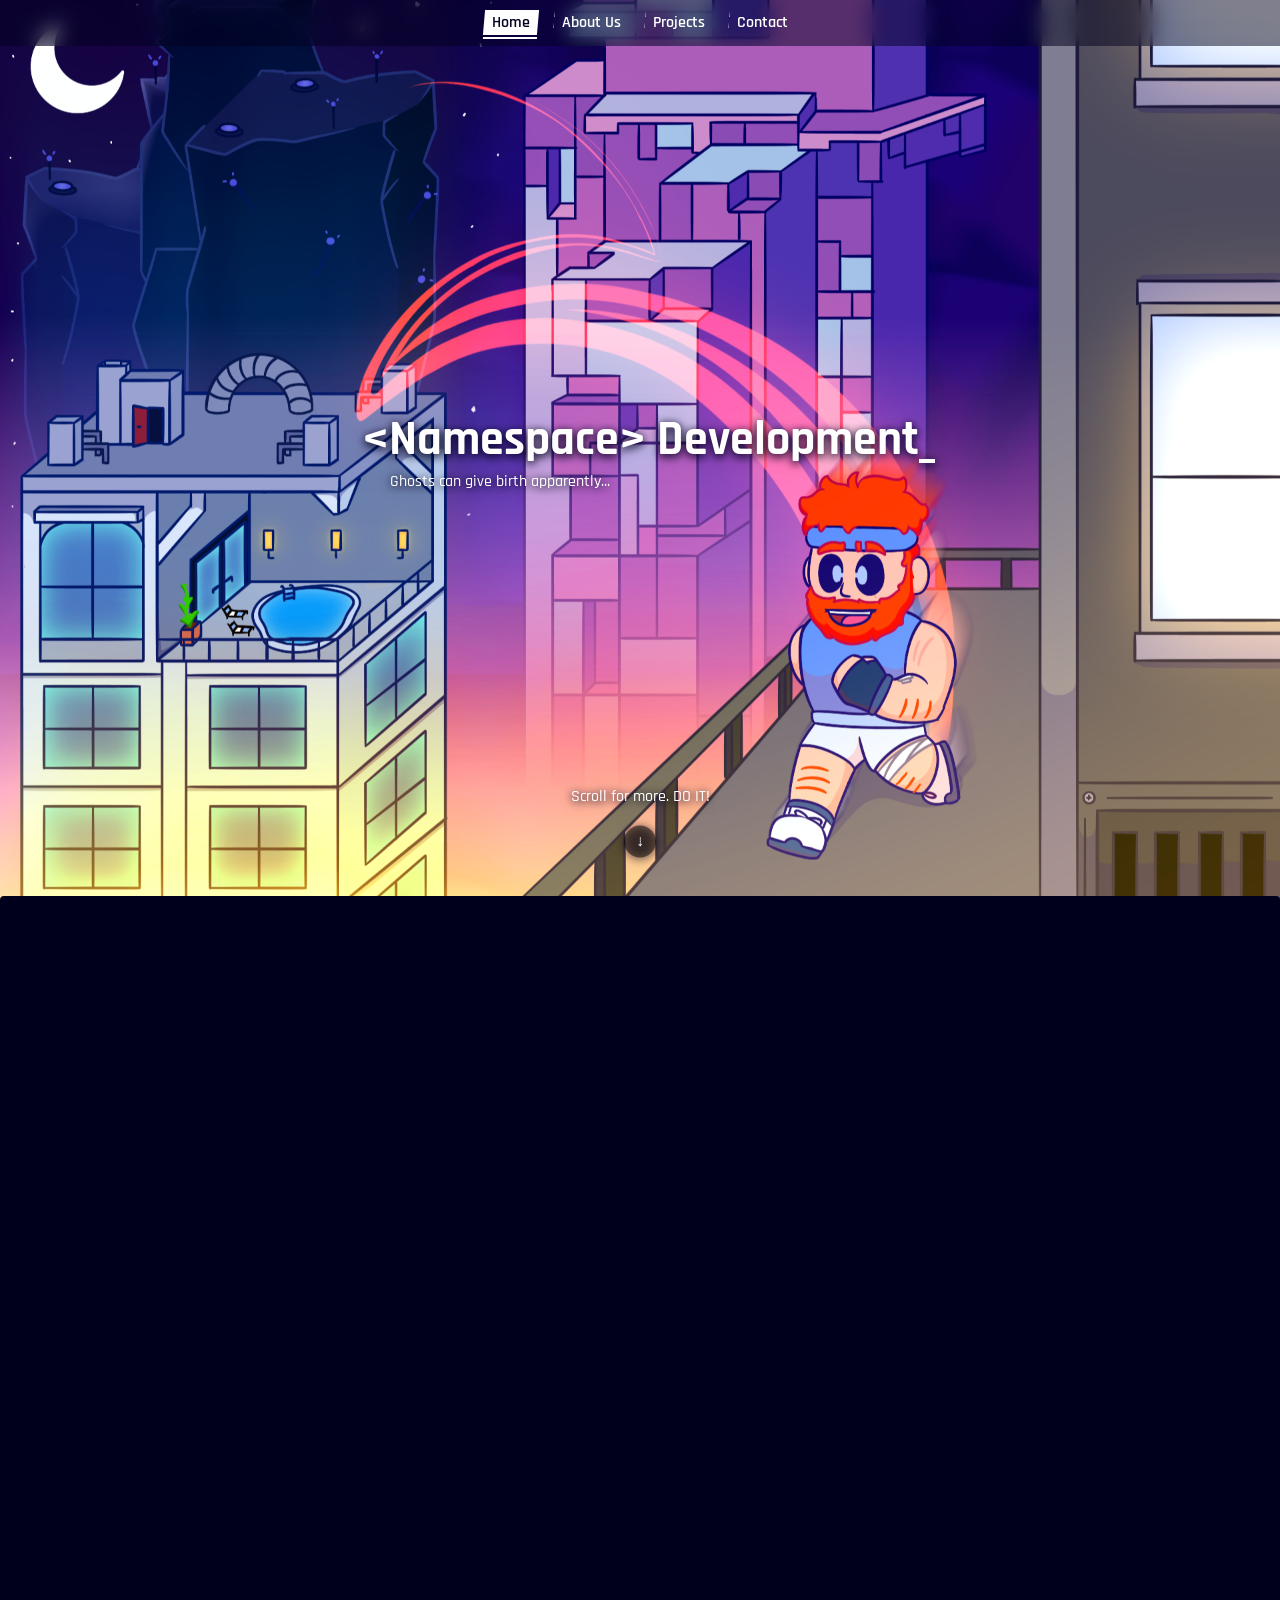
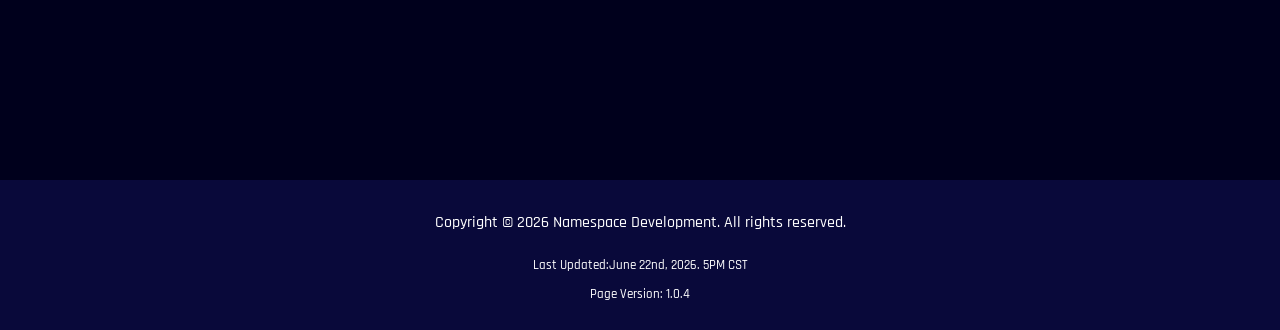
<file: index.html>
<!DOCTYPE HTML>
<html lang="en">
	<head>
		<meta charset="UTF-8">
		<meta name="description" content="The official website for Namespace Development, an independent game development studio.">
		<meta name="keywords" content="Namespace, Development, Rise, Parkour Parker, About">
		<meta name="author" content="Jesus Barajas">
		<meta name="viewport" content="width=device-width, initial-scale=1.0">

		<meta property="og:url" content="https://namespaceecho.github.io/development">
		<meta property="og:image" content="https://namespaceecho.github.io/development/Graphics/Rise/Logo.webp">
		<meta property="og:title" content="Namespace Development">
		<meta property="og:description" content="The official website for Namespace Development, an independent game development studio.">
		
		<meta name="twitter:card" content="summary_large_image">
		<meta name="twitter:site" content="@NamespaceEcho">
		<meta name="twitter:title" content="Namespace Development">
		<meta name="twitter:description" content="The official website for Namespace Development, an independent game development studio.">
		<meta name="twitter:image" content="https://namespaceecho.github.io/development/Graphics/Rise/Logo.webp">
		<title>Namespace Development</title>

		<link href="./CSS/base.css?version=1.0.2" rel="stylesheet" type="text/css">
		<link href="./CSS/dynamics.css?version=1.0.2" rel="stylesheet" type="text/css">
		<link href="./CSS/interactive.css?version=1.0.2" rel="stylesheet" type="text/css">

		<style>
			#special_message {
				text-align: left;
				font-size: clamp(0.5rem, 3vw, 1rem);
				
				margin: 0px;
				margin-left: 36px;
				
				--animDelay: 1.25s;
			}

			#leading_content {
				position: relative;
				--characters: 23;
				--caretWidth: 1rem;
			}

			#faux_border {
				background-color: var(--themedBlack);
				
				position: absolute;
				bottom: 0px;
				left: 0px;
				right: 0px;
				
				height: 4px;
				border-radius: 4px 4px 0px 0px;
				overflow: hidden;

				/* clip-path: polygon(
					0% 0%,
					0% 100%,
					100% 100%,
					100% 0%,
					calc(100% - 10px) 100%,
					10px 100%
				); */
			}
			
			#leading_content .typewriter h1{
				font-size: clamp(0.5rem, 3vw + 1rem, 3rem);
			}

			#article_overlay {
				display: none;

				position: fixed;
				inset: 0px;
				z-index: 2;
				
				width: 100%;
				height: 100%;
			}
			#close_button {
				display: none;

				position: fixed;
				z-index: 3;
				top: 12px;
				right: 12px;

				background-color: red;
				box-shadow: 0px 4px 8px rgba(from var(--themedBlack) r g b / 0.5);
				color: white;
				border: none;
				border-radius: 4px;

				padding: 4px 8px;
			}

			@keyframes scaleUp {
				from{
					scale: 0;
				}
				to {
					scale: 1;
				}
			}
		</style>
	</head>

	<body>
		<div id="leading_content">
			<div class="fill_viewport center_grid">
				<div class="fill_viewport floating_background fade_in" style="--animDelay: 2s;"></div>
				<div>
					<div class="typewriter floating_major_title_shadow">
						<h1>&lt;Namespace&gt; Development</h1>
					</div>
					<p class="fade_in floating_paragraph_shadow" id="special_message">Run by "Echo"</p>
				</div>
				
				<div class="fade_in floating_paragraph_shadow" style="--animDelay: 2s; position: absolute; bottom: 32px;">
					<p>Scroll for more. DO IT!</p>
					<a href="#projects" class="arrow link_arrow vertical_arrow">&DownArrow;</a>
				</div>
			</div>
			<div id="faux_border"></div>
		</div>
		
		<object id="article_overlay" data="">
		</object>
		<button id="close_button">X</button>

		<main class="timeline_root">
			<div id="projects" class="content_section">
				<div class="animated_object">
					<div class="div_header">
						<h2 class="text_slant">Latest Projects</h2>
						<h3 class="text_slant">100% Locally Sourced Mexican Labor &amp; 0% AI</h3>
					</div>

					<div class="projects_grid">
						<div class="project_box">
							<div class="front_side">
								<img class="gameArt" src="./Graphics/Rise/Rise_Vertical_Capsule.webp" alt="Rise Box Art">
								<div class="releaseTag comingSoon">
									<p></p>
								</div>
							</div>
							<div class="back_side">
								<p class="short_description">
									Play as Parkour Parker, a 25-year-old, redheaded, Irish athlete who&apos;s a clutz,
									yet has a knack for never backing down from a challenge. His latest challenge:
									Climbing the tallest towers as high as he can, until he can&apos;t anymore.
								</p>
								<!-- <object class="gameTrailer" data="./Graphics/Rise/Rise_Trailer.webm" type="video/webm" autoplay loop muted></object> -->
								<div class="center_grid box_buttons">
									<button>Open Steam Page</button>
									<button>Open in Projects</button>
								</div>
							</div>
						</div>
					</div>
				</div>
			</div>
			<div class="content_section">
				<div class="animated_object">
					<div class="div_header">
						<h2 class="text_slant">Latest News</h2>
						<h3 class="text_slant">Know what&apos;s up with us.</h3>
					</div>

					<div class="limited_List">
						
					</div>
				</div>
			</div>
		</main>
	</body>
	
	<script src="./JS/library.js?version=1.0.2"></script>
	<script src="./JS/persistent.js?version=1.0.2"></script>
	<script	version="1.0.4">
		SetFooterInformation("June 22nd, 2026. 5PM CST", "1.0.4");
		navigation.style.setProperty("--animDelay", "2s");
		navigation.classList.add("fade_in");
		
		// RESET SCROLL
		setTimeout(() => {
			window.scrollTo(0, 0);
		}, 100);

		document.body.style.setProperty("overflow-y", "hidden");
		setTimeout(() => {
			document.body.style.setProperty("overflow-y", "scroll");
		}, 2500);

		// RANDOM MESSAGE
		const msgDisplay = document.getElementById("special_message");
		const messages =
		[
			"Run Parker, Run!",
			"Earth to 'Echo'... wake up!",
			"How many times did you reload?",
			"I make a lot of things.",
			"My back still hurts.",
			"I need a nap.",
			"I love my ghost husband.",
			"Everything is not what it seems...",
			"Ghosts can give birth apparently...",
			"Am I famous yet?",
			"Locally sourced Mexican labor.",
			"Medulla oblongata - A blue shark",
			"Did you check your pockets?",
			"My husband suggested this...",
			"Karate judo samurai!",
			"My friends are machines... shut up!",
			"Very accident prone.",
			"Environmentally friendly.",
			"On a RAM diet.",
			"This site is not Vegan.",
		];
		msgDisplay.innerText = messages[Math.floor(Math.random() * (messages.length))];
		
		// PARALLAX CONTROL
		const backgroundImage = new ParallaxImage(
			document.getElementsByClassName("floating_background")[0],
			50,
			75
		);
		window.addEventListener("scroll", () =>
		{
			let scrollY = window.scrollY;
			let scrollPercent = scrollY / (document.body.scrollHeight - window.innerHeight);
			backgroundImage.ScrollImage(scrollPercent);
		});
		
		// NEWS SECTION
		const newsList = document.getElementsByClassName("limited_List")[0];
		const articleOverlay = document.getElementById("article_overlay");
		const closeButton = document.getElementById("close_button");
		closeButton.addEventListener("click", () => {
			articleOverlay.style.display = "none";
			closeButton.style.display = "none";
		});
		
		new NewsElement(
			"Namespace Development website is now live!",
			"Welcome to the website created with 100% locally sourced Mexican labor, and 0% AI Slop!",
			["website"],
			newsList,
			() => {
				articleOverlay.data = "./News/website_live.html";
				articleOverlay.style.display = "block";
				articleOverlay.style.animation = "scaleUp 0.5s cubic-bezier(0.34, 1.56, 0.64, 1)";
				closeButton.style.display = "block";
			}
		);
		new NewsElement(
			"Namespace Development is now on Twitter!",
			"Follow us on Twitter to stay updated with the latest news and announcements about our projects.",
			["social"],
			newsList,
			() => {
				window.open("https://twitter.com/NamespaceEcho", "_blank");
			}
		);

		const animatedObjects = document.getElementsByClassName("animated_object");
		new ScrollingTimeline(
			document.querySelector(".timeline_root"),
			[
				new AnimatedObject(
					animatedObjects[0],
					[
						new AnimationCurve("opacity", new Keyframe(0, 0), new Keyframe(0.4, 1), "linear"),
					]
				),
				new AnimatedObject(
					animatedObjects[1],
					[
						new AnimationCurve("opacity", new Keyframe(0.7, 0), new Keyframe(0.9, 1), "linear"),
					]
				),
			],
			1
		);
	</script>
</html>
</file>
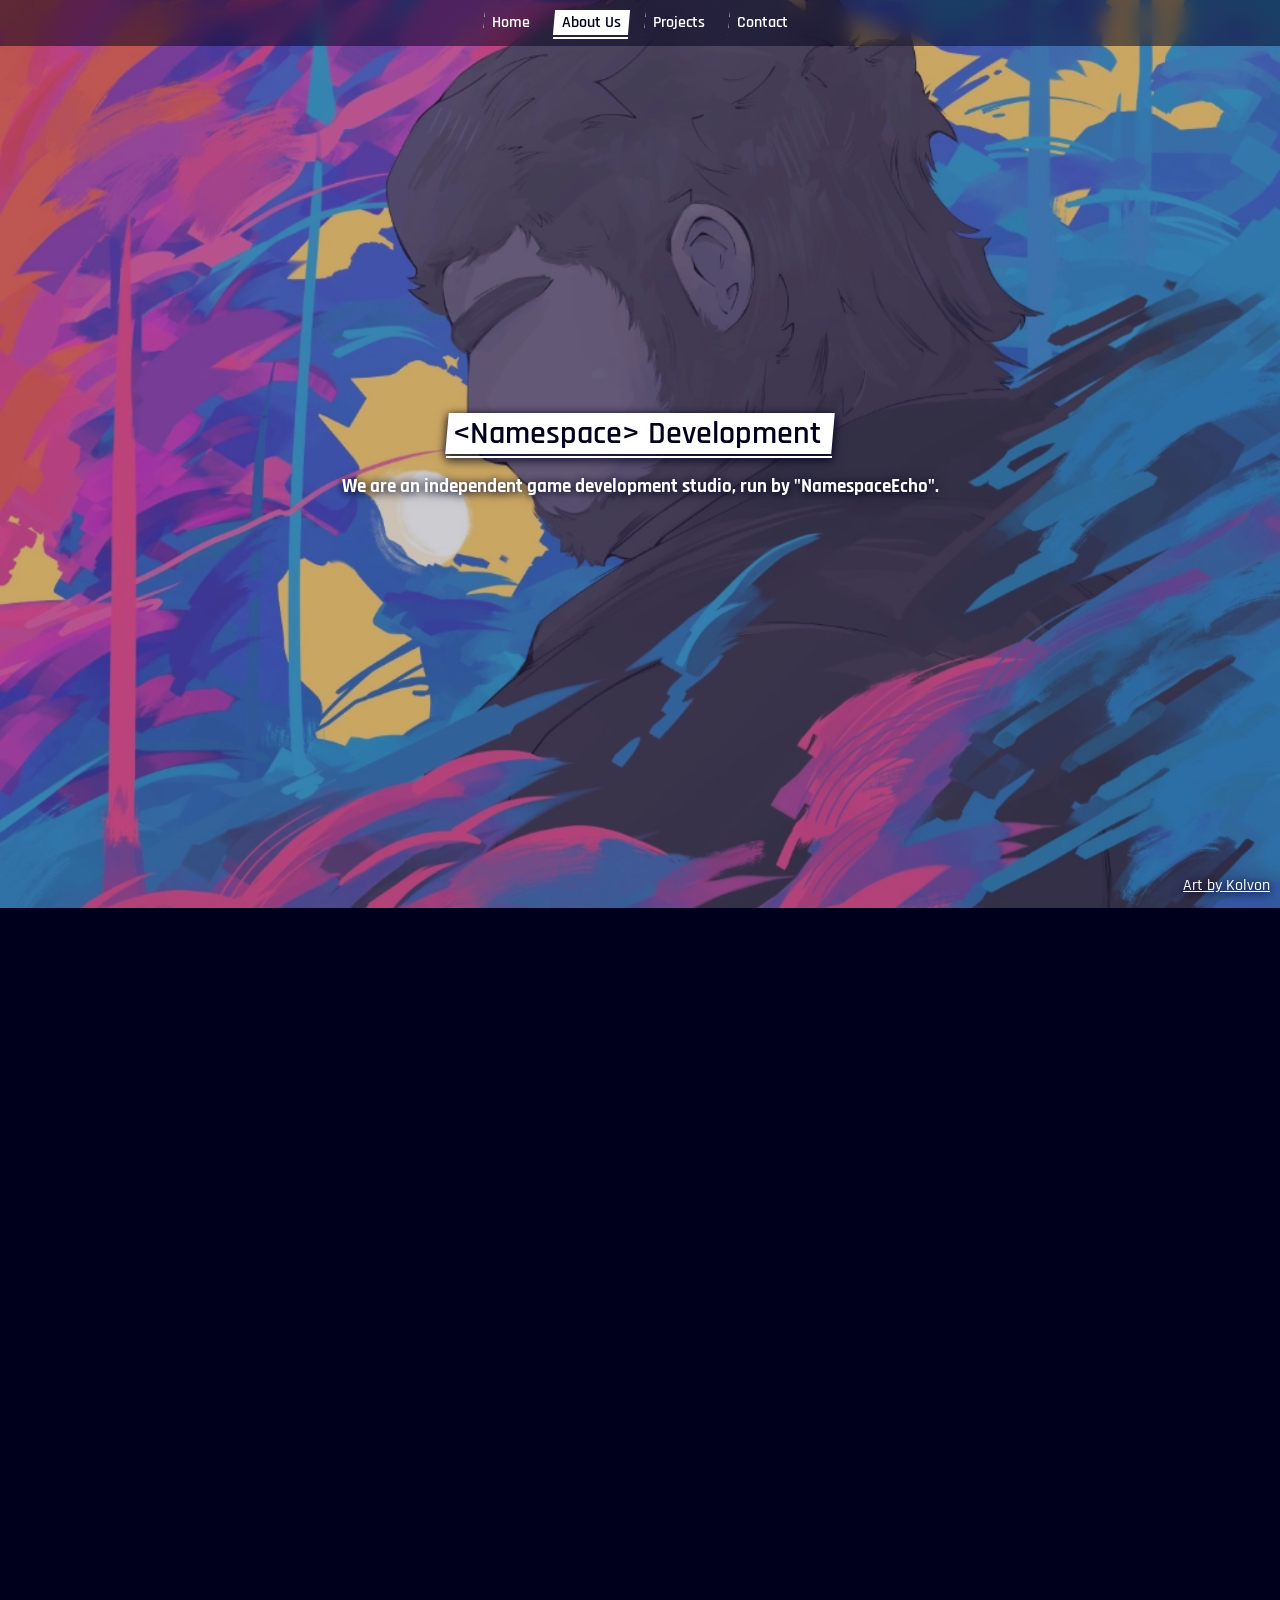
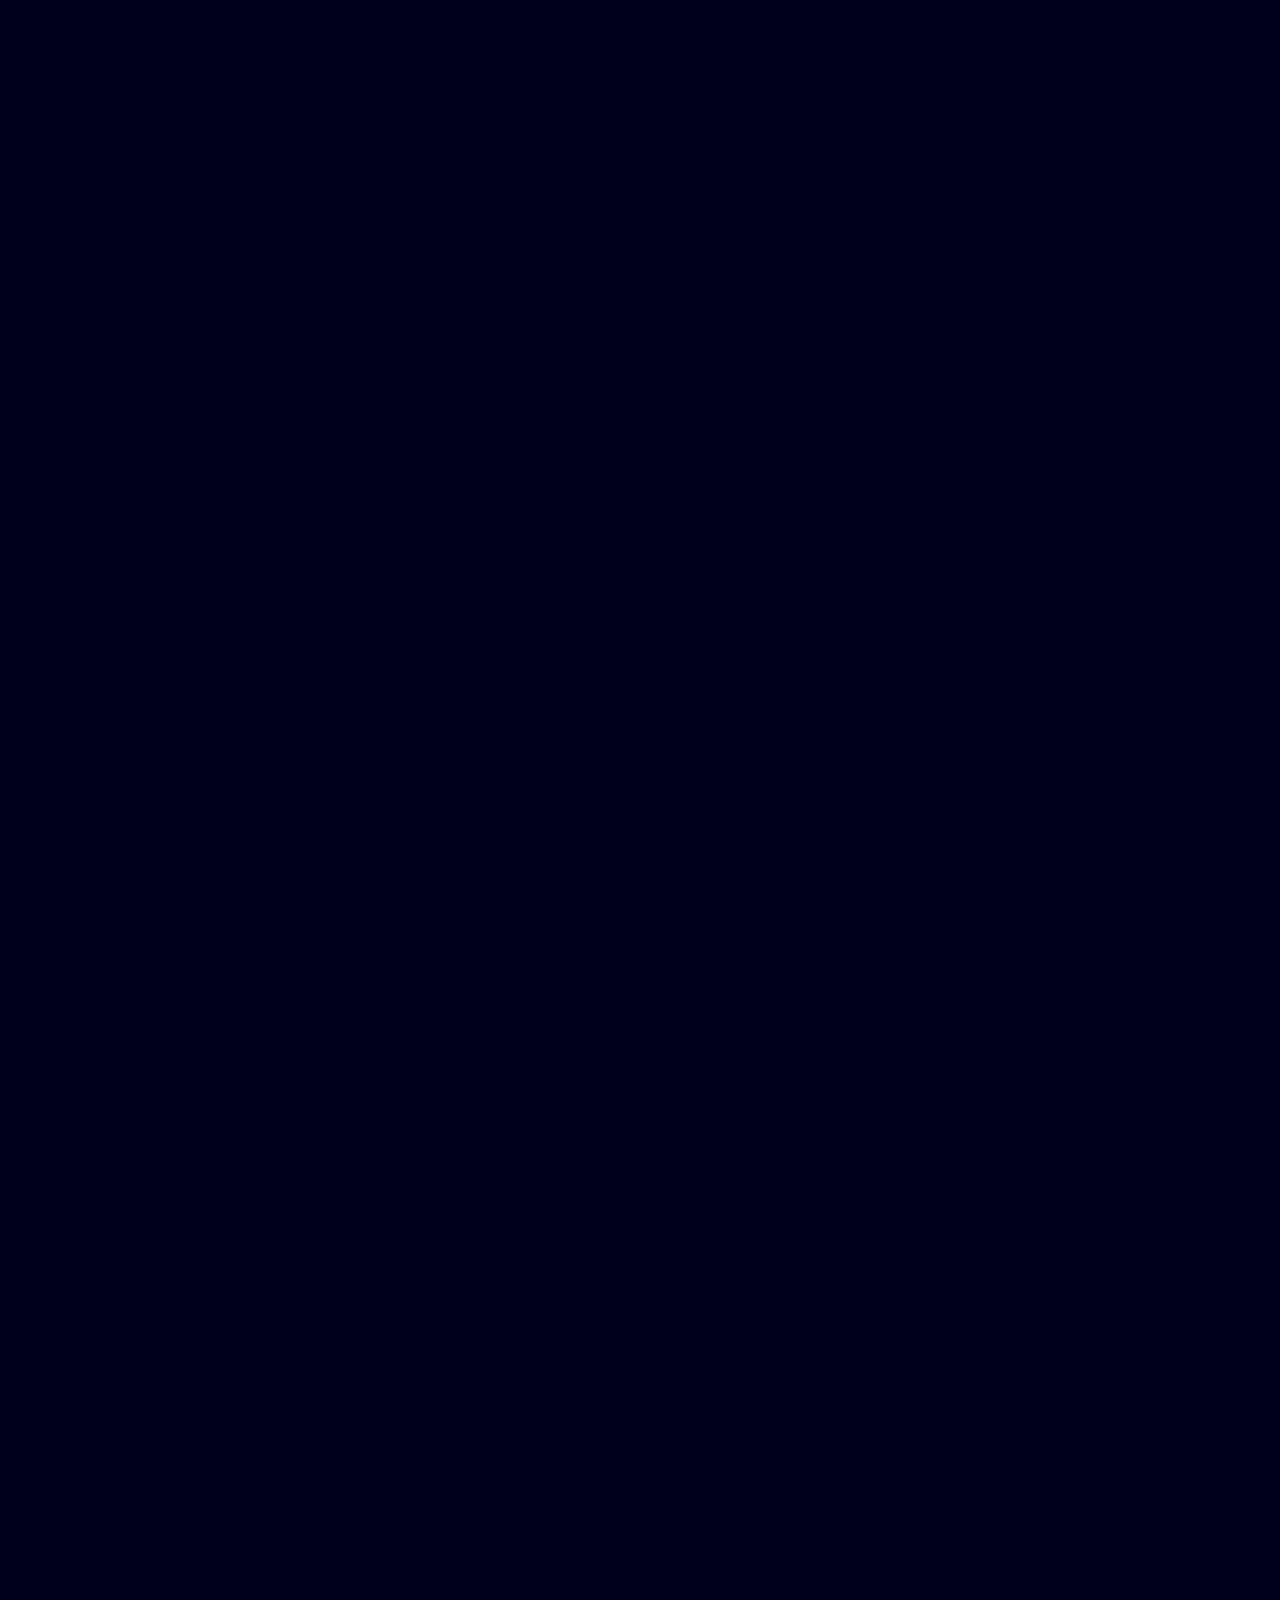
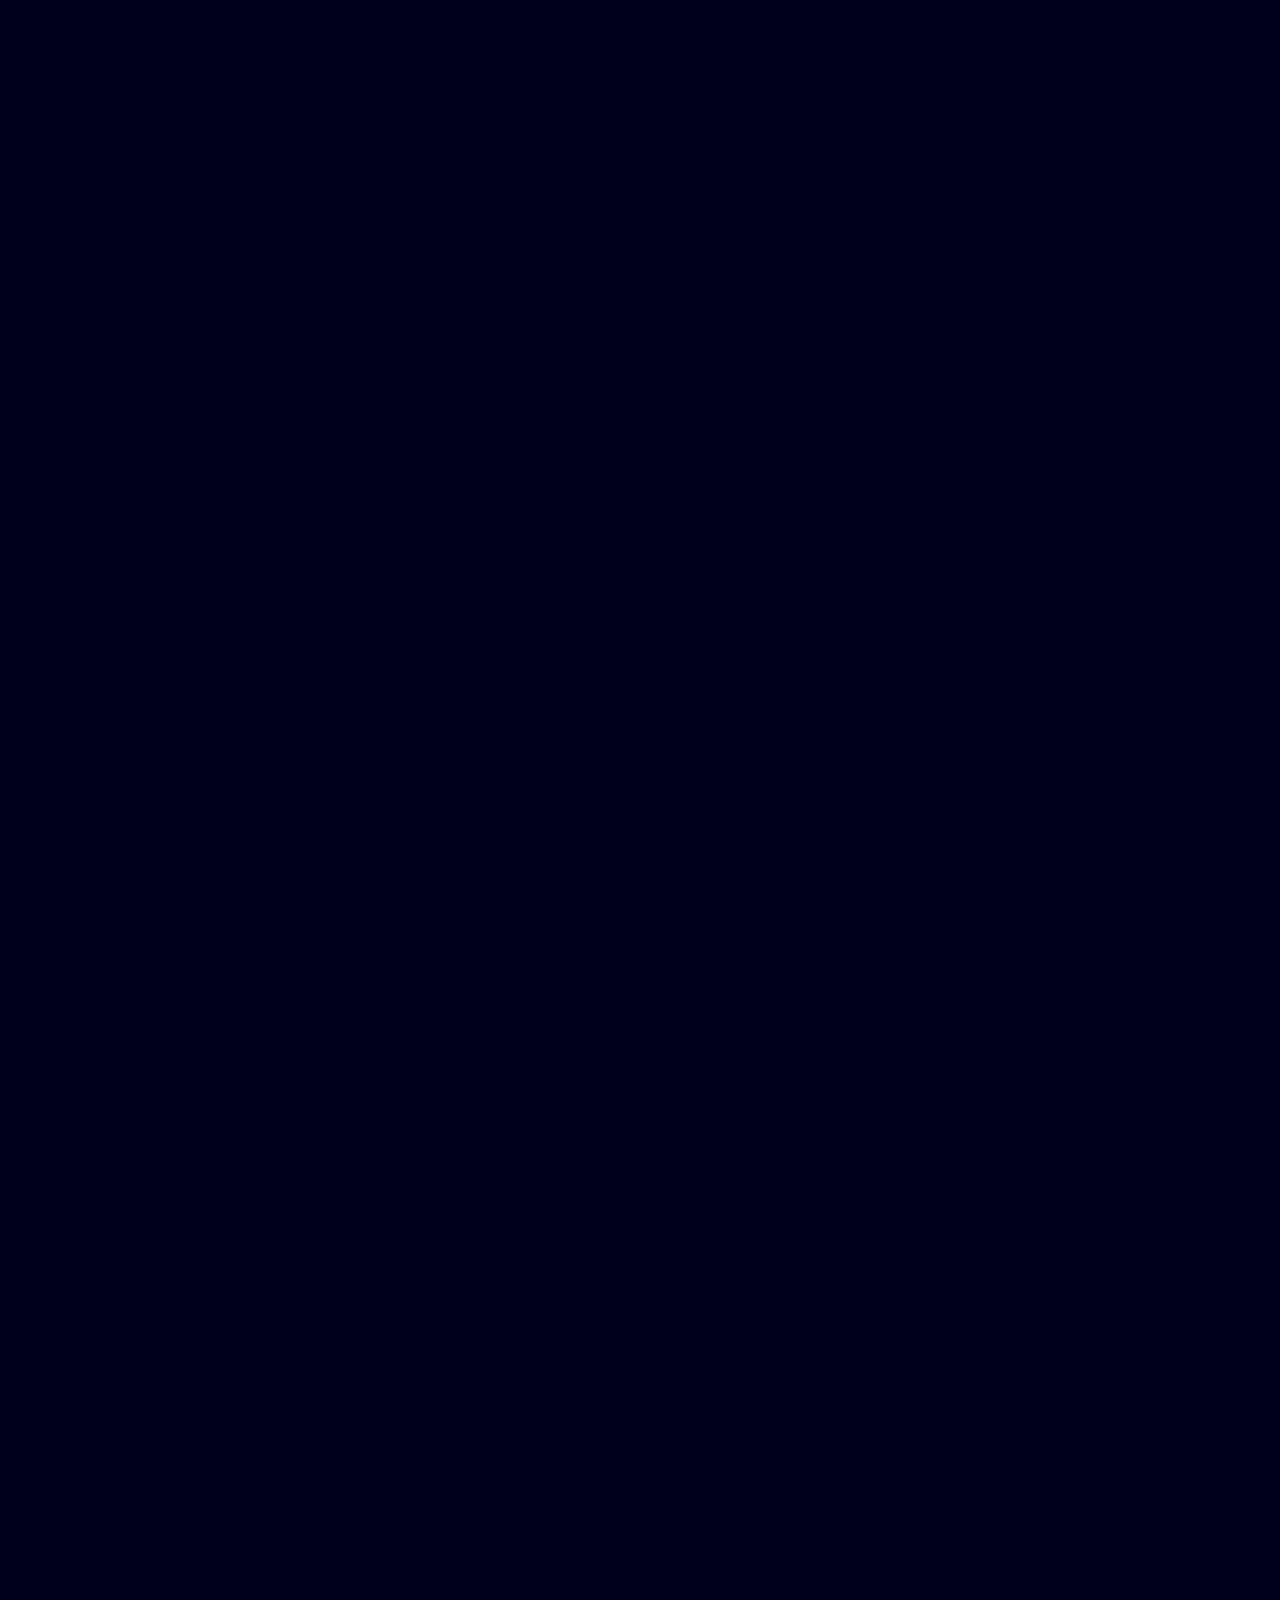
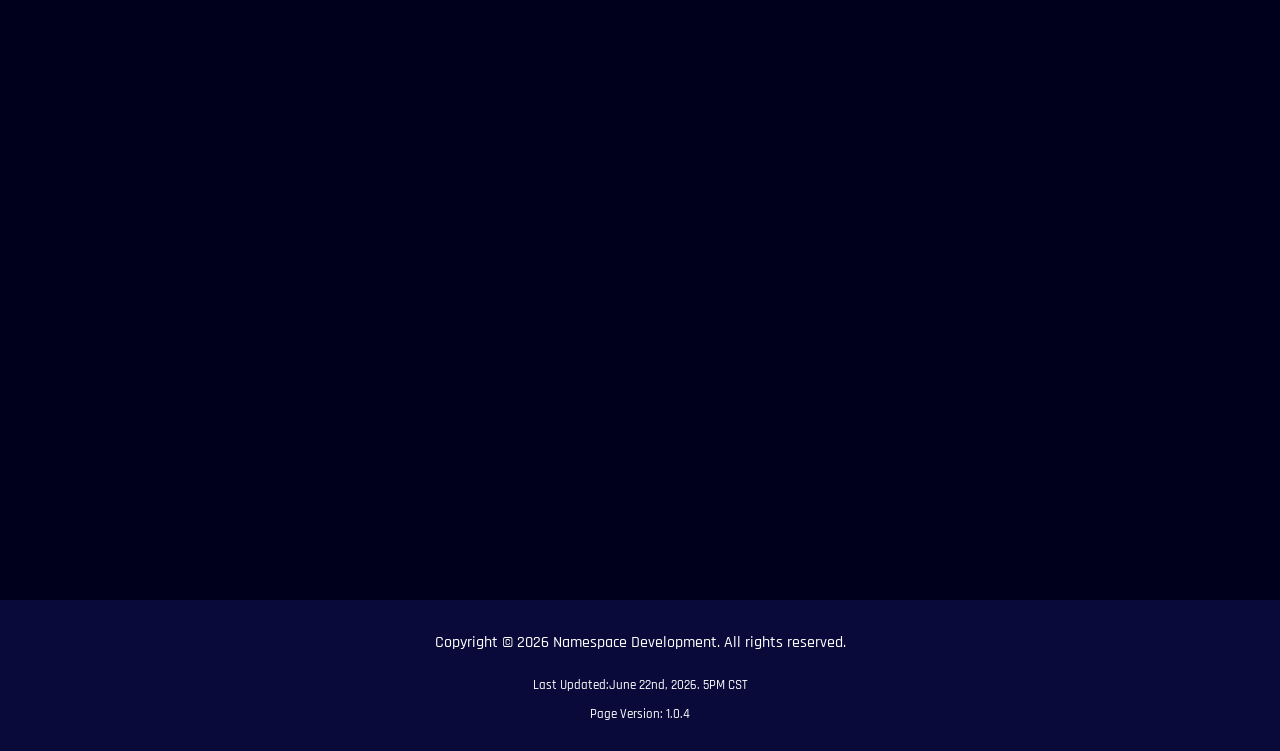
<file: about.html>
<!DOCTYPE HTML>
<html lang="en">
	<head>
		<meta charset="UTF-8">
		<meta name="description" content="About Namespace Development.">
		<meta name="keywords" content="Namespace, Development, Rise, Parkour Parker, About">
		<meta name="author" content="Jesus Barajas">
		<meta name="viewport" content="width=device-width, initial-scale=1.0">

		<meta property="og:url" content="https://namespaceecho.github.io/development">
		<meta property="og:image" content="https://namespaceecho.github.io/development/Graphics/Alias/Echo_Daydreaming_kolvonposting.webp">
		<meta property="og:title" content="Namespace Development">
		<meta property="og:description" content="About Namespace Development.">

		<meta name="twitter:card" content="summary_large_image">
		<meta name="twitter:site" content="@NamespaceEcho">
		<meta name="twitter:title" content="Namespace Development">
		<meta name="twitter:description" content="About Namespace Development.">
		<meta name="twitter:image" content="https://namespaceecho.github.io/development/Graphics/Alias/Echo_Daydreaming_kolvonposting.webp">
		<title>About Namespace Development</title>

		<link href="./CSS/base.css?version=1.0.2" rel="stylesheet" type="text/css">
		<link href="./CSS/dynamics.css?version=1.0.2" rel="stylesheet" type="text/css">
		<link href="./CSS/interactive.css?version=1.0.2" rel="stylesheet" type="text/css">
		
		<style>
			h2 {
				width: max-content;
				margin: auto;
			}

			.graphic_credit {
				color: white;
				position: absolute;

				transform-origin: bottom right;

				bottom: 12px;
				right:  10px;
			}
			
			.floating_background {
				opacity: 0.8;
			}

			.animated_object {
				background-color: var(--themedBlack);
			}

			.content_section {
				text-align: center;
			}

			nav {
				z-index: 10;
			}
		</style>
	</head>

	<body>
		<span class="timeline_root" style="position: absolute; inset: 48px 0px 0px 0px; display: block;">
		</span>

		<main style="height: 600vh;">
			<div class="content_section fill_viewport center_grid animated_object">
				<div class="floating_background" style=" --floatingImage: url('../Graphics/Alias/Echo_Daydreaming_kolvonposting.webp');"></div>
				<div>
					<h1><span class="floating_major_title_shadow text_slant" style="padding: 0px 12px 0px 6px;">&lt;Namespace&gt; Development</span> </h1>
					<h3 class="floating_paragraph_shadow">We are an independent game development studio, run by "NamespaceEcho".</h3>
				</div>
				<a href="https://x.com/kolposting" target="_blank" class="floating_paragraph_shadow graphic_credit">Art by Kolvon</a>
			</div>
			<div class="content_section fill_viewport center_grid animated_object">
				<div class="floating_background" style="--floatingImage: url('../Graphics/Alias/Echo_Daydreaming_kolvonposting.webp');"></div>
				<h2><span class="floating_major_title_shadow text_slant" style="padding: 0px 8px;">Our Mission</span></h2>
				<p class="floating_paragraph_shadow">
					Creating fun, engaging, 100% human made games for the players. Not AI or poorly optimized AAA slop.
				</p>
			</div>
			<div class="content_section fill_viewport center_grid animated_object">
				<div class="floating_background" style="--floatingImage: url('../Graphics/Alias/Echo_Daydreaming_kolvonposting.webp');"></div>
				<h2><span class="floating_major_title_shadow text_slant" style="padding: 0px 8px;">Our Values</span></h2>
				<p class="floating_paragraph_shadow">
					We believe in creating games that are fun and engaging for the players,
					and we believe in being successful because of the players. We also believe in having a 
					good, honest, and trusting relationship with our players.
				</p>
			</div>
			<div class="content_section fill_viewport center_grid" style="position: sticky; top: 0px;">
				<div class="floating_background" style="--floatingImage: url('../Graphics/Alias/Echo_Daydreaming_kolvonposting.webp');"></div>
				<h2 class="floating_major_title_shadow">Meet <span class="text_slant" style="padding: 0px 8px;">NamespaceEcho</span></h2>
				<p class="floating_paragraph_shadow">
					The founder and lead developer of Namespace Development. Usually running on his own,
					but sometimes with help from friends. He has been making games for over 10 years.
				</p>
			</div>
		</main>
	</body>

	<script src="./JS/library.js?version=1.0.2"></script>
	<script src="./JS/persistent.js?version=1.0.2"></script>
	<script version="1.0.4">
		SetFooterInformation("June 22nd, 2026. 5PM CST", "1.0.4");
		
		const animatedObjects = document.getElementsByClassName("animated_object");
		const floatingBackgrounds = document.getElementsByClassName("floating_background");
		for(let i = 0; i < animatedObjects.length; i++)
		{
			animatedObjects[i].style.zIndex = animatedObjects.length - i;
			animatedObjects[i].style.position = "fixed";
			animatedObjects[i].style.top = "0px";
			animatedObjects[i].style.inset = "0px";
		}

		new ScrollingTimeline(
			document.querySelector(".timeline_root"),
			[
				new AnimatedObject(
					animatedObjects[0],
					[
						new AnimationCurve("opacity", new Keyframe(0, 1), new Keyframe(0.25, 0), "cosinePowered"),
					]
				),
				new AnimatedObject(
					animatedObjects[1],
					[
						new AnimationCurve("opacity", new Keyframe(0.25, 1), new Keyframe(0.5, 0), "cosinePowered"),
					]
				),
				new AnimatedObject(
					animatedObjects[2],
					[
						new AnimationCurve("opacity", new Keyframe(0.5, 1), new Keyframe(0.75, 0), "cosinePowered"),
					]
				),
			],
		);
		new ScrollingTimeline(
			document.querySelector(".timeline_root"),
			[
				new AnimatedObject(
					floatingBackgrounds[0],
					[
						new AnimationCurve("background-position-y", new Keyframe(0, 49), new Keyframe(.25, 51), "linear"),
					]
				),
				new AnimatedObject(
					floatingBackgrounds[1],
					[
						new AnimationCurve("background-position-y", new Keyframe(0.125, 49), new Keyframe(0.5, 51), "linear"),
					]
				),
				new AnimatedObject(
					floatingBackgrounds[2],
					[
						new AnimationCurve("background-position-y", new Keyframe(0.375, 49), new Keyframe(0.75, 51), "linear"),
					]
				),
				new AnimatedObject(
					floatingBackgrounds[3],
					[
						new AnimationCurve("background-position-y", new Keyframe(0.5, 49), new Keyframe(1, 51), "linear"),
					]
				),
			],
		);
	</script>
</html>
</file>
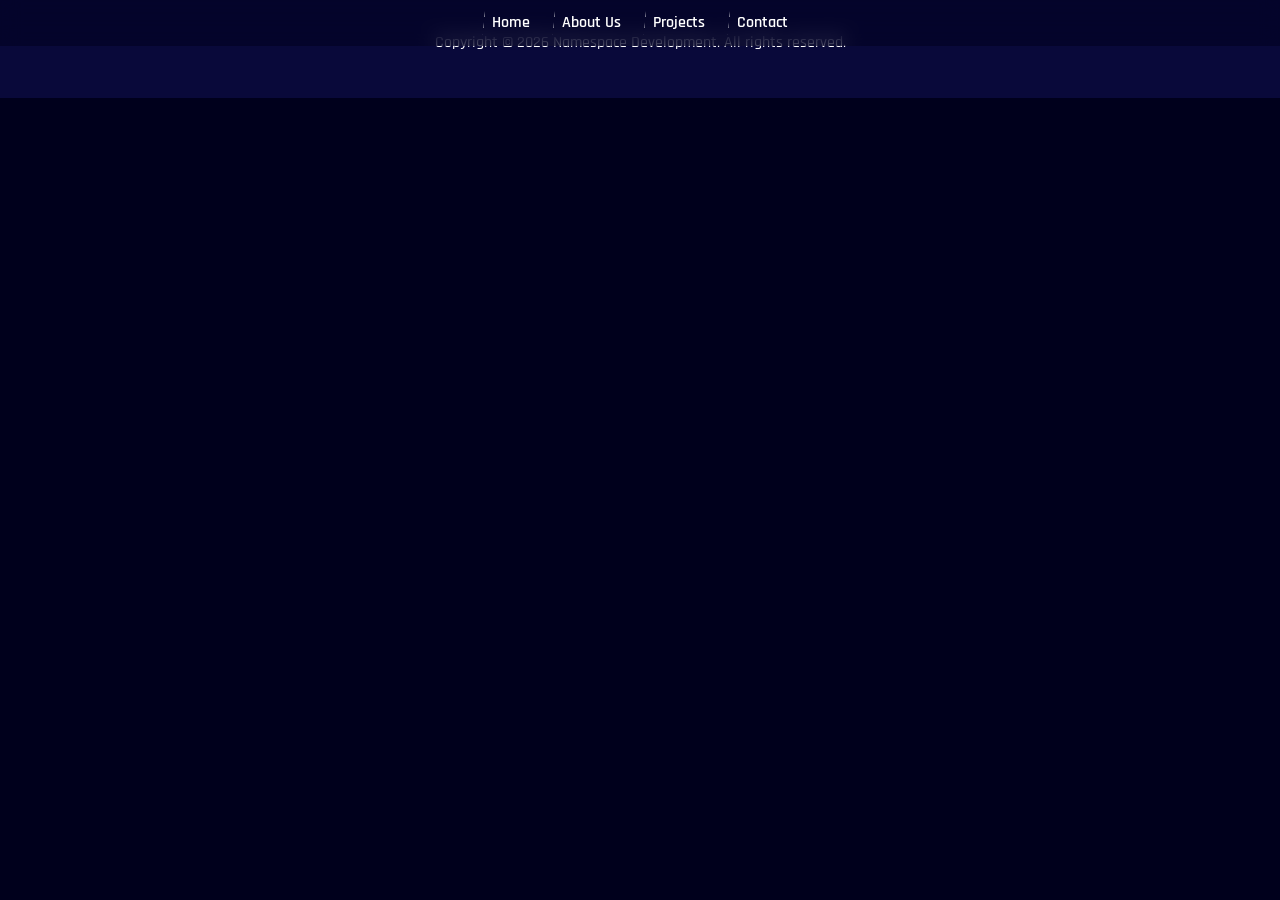
<file: rise.html>
<!DOCTYPE html>
<html lang="en">
	<head>
		<meta charset="UTF-8">
		<meta name="description" content="Projects by Namespace Development.">
		<meta name="keywords" content="Namespace, Development, Rise, Parkour Parker, Projects">
		<meta name="author" content="Jesus Barajas">
		<meta name="viewport" content="width=device-width, initial-scale=1.0">
		<title>Namespace Projects</title>

		<link href="./CSS/base.css?version=1.0.1" rel="stylesheet" type="text/css">
		<link href="./CSS/dynamics.css?version=1.0.1" rel="stylesheet" type="text/css">
		<link href="./CSS/interactive.css?version=1.0.0" rel="stylesheet" type="text/css">

	</head>
	<body>
		
	</body>
	<script src="./JS/library.js"></script>
	<script src="./JS/persistent.js"></script>
	<script>
		
	</script>
</html>
</file>
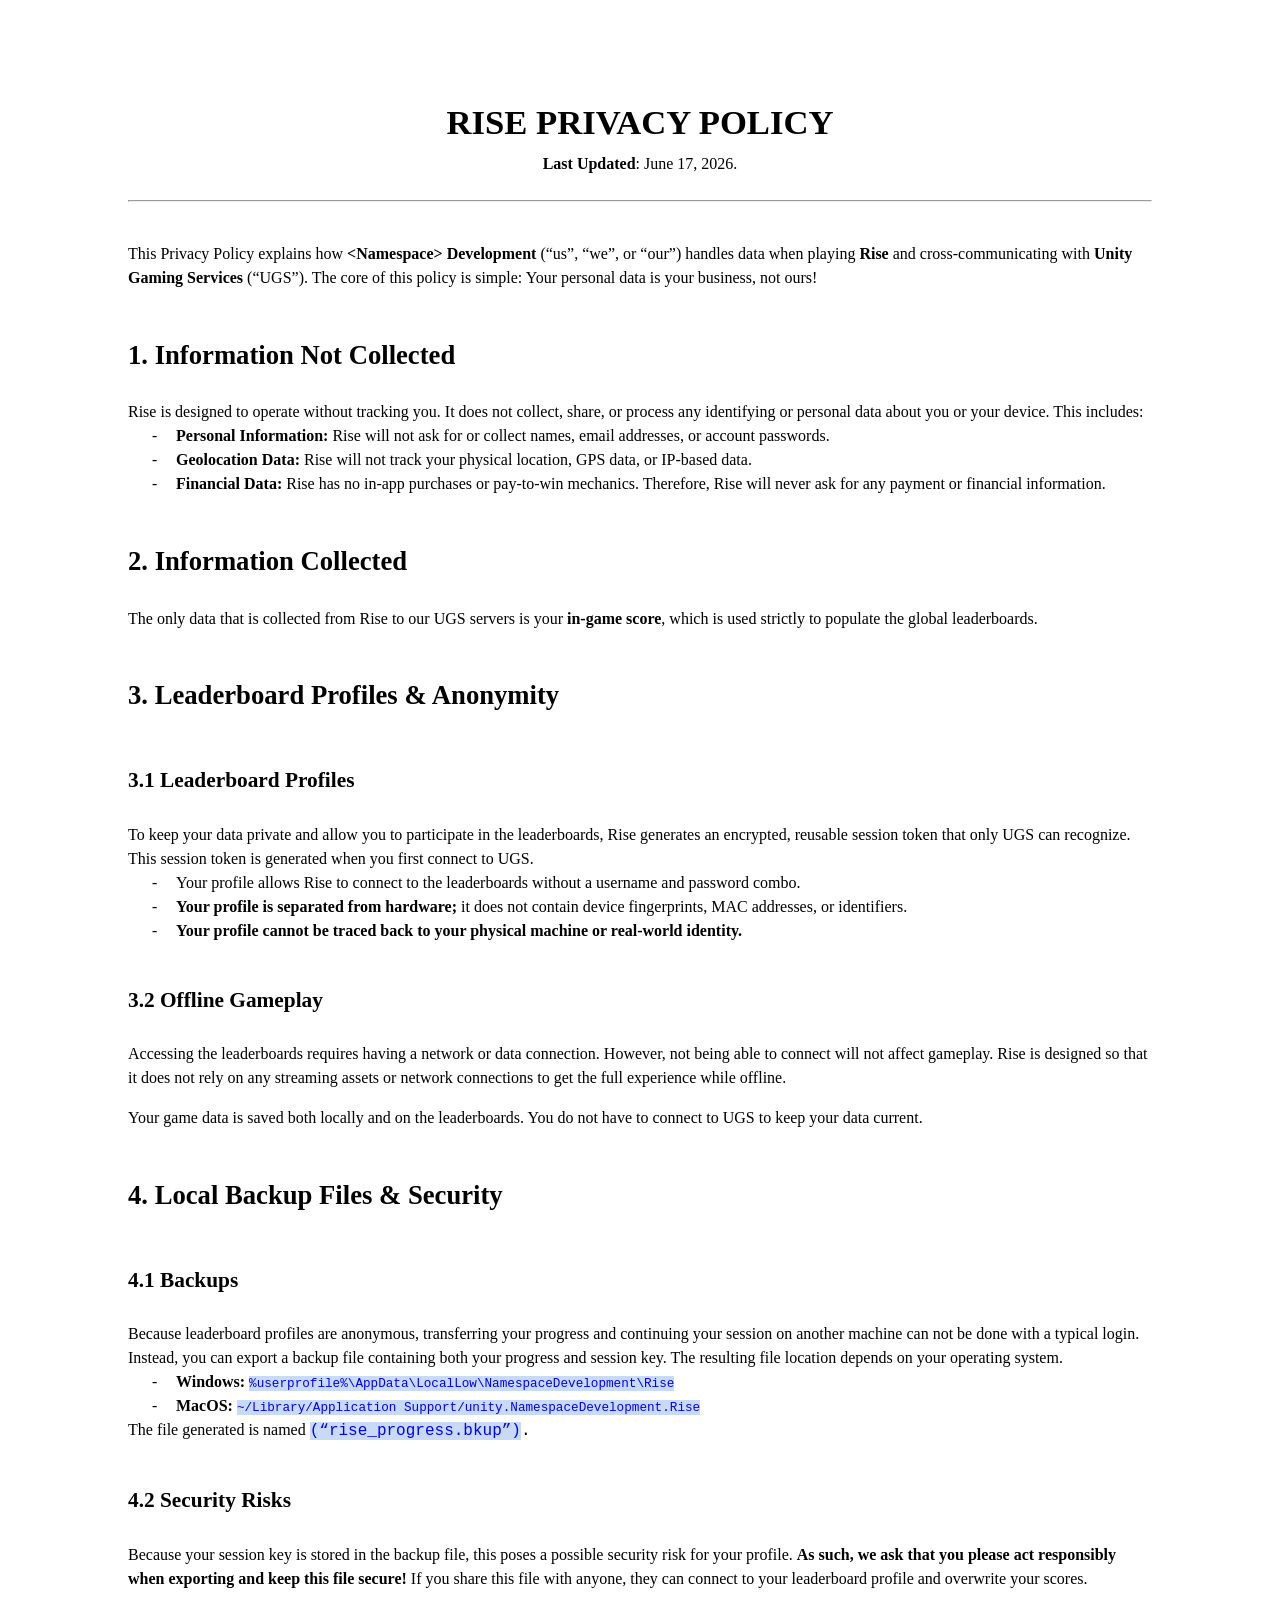
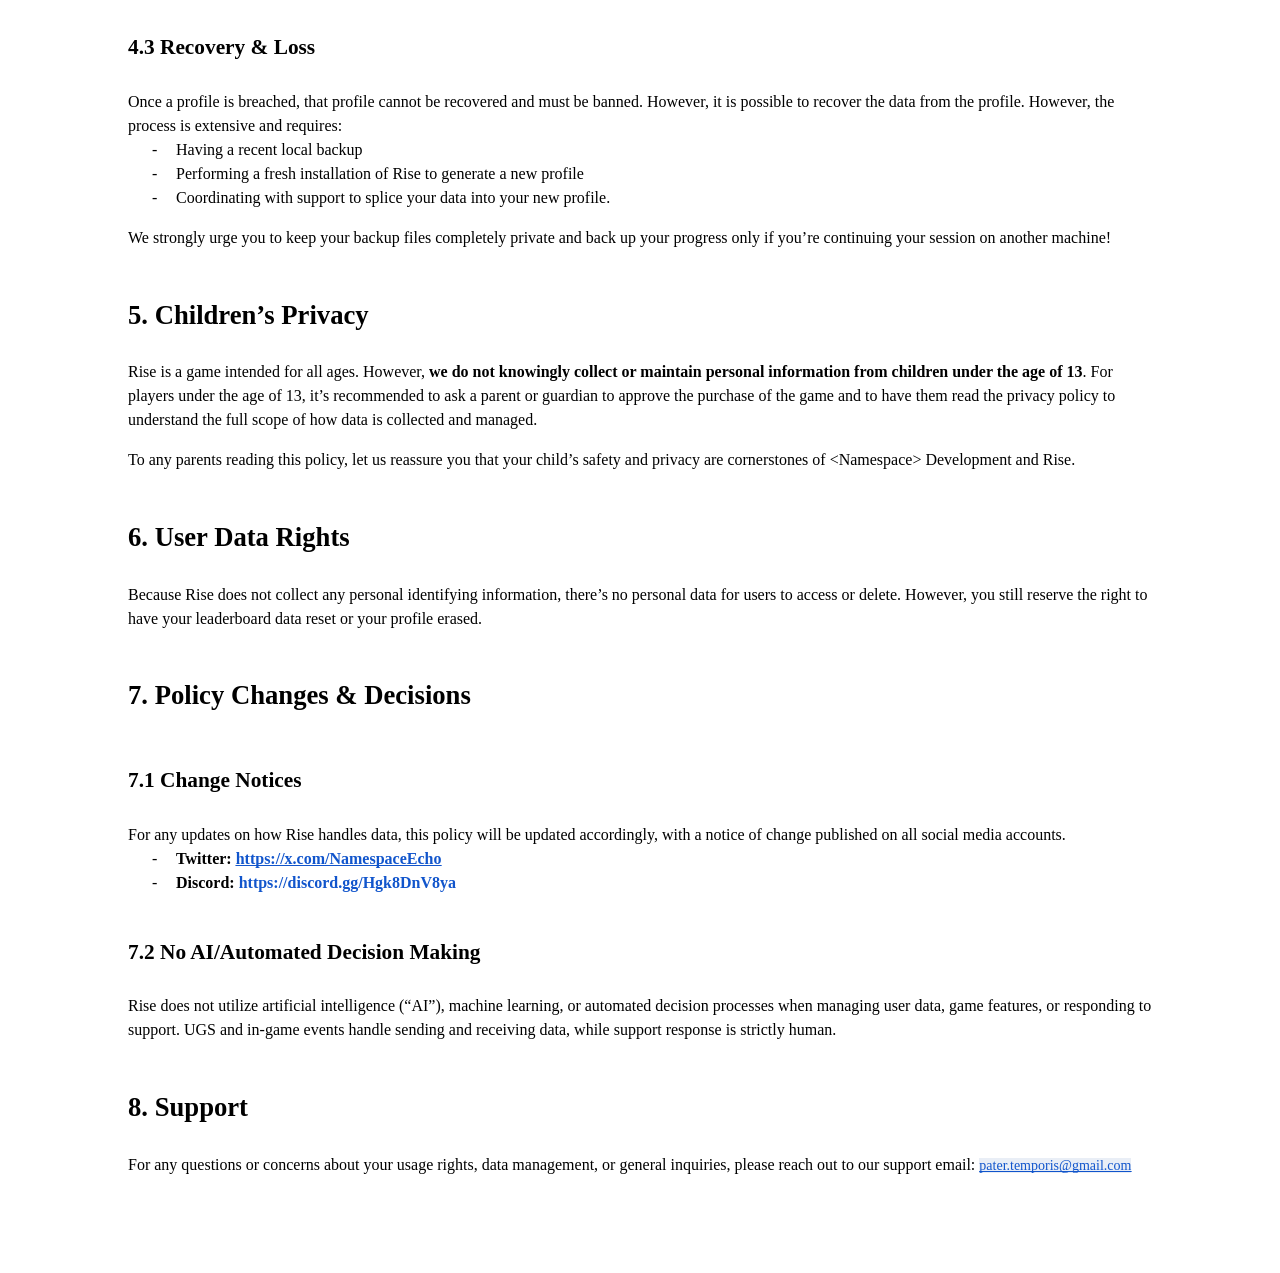
<file: Legal/riseprivacypolicy.html>
<html>

<head>
	<meta content="text/html; charset=UTF-8" http-equiv="content-type">
	<style type="text/css">
		@import url(https://themes.googleusercontent.com/fonts/css?kit=SHNizUnEvjGXkgUM-zO-b6cYU3ttI_UcbJQCW_LcbXSl9r5PZkbsuawzRM3l7Azm);

		ul.lst-kix_4znlnthi1ytd-3 {
			list-style-type: none
		}

		ul.lst-kix_mvuzpmfn7ri9-0 {
			list-style-type: none
		}

		ul.lst-kix_4znlnthi1ytd-2 {
			list-style-type: none
		}

		ul.lst-kix_4znlnthi1ytd-5 {
			list-style-type: none
		}

		ul.lst-kix_mvuzpmfn7ri9-2 {
			list-style-type: none
		}

		ul.lst-kix_4znlnthi1ytd-4 {
			list-style-type: none
		}

		ul.lst-kix_mvuzpmfn7ri9-1 {
			list-style-type: none
		}

		ol.lst-kix_2oygwrrhcfz5-4.start {
			counter-reset: lst-ctn-kix_2oygwrrhcfz5-4 0
		}

		.lst-kix_2oygwrrhcfz5-4>li {
			counter-increment: lst-ctn-kix_2oygwrrhcfz5-4
		}

		ul.lst-kix_4znlnthi1ytd-1 {
			list-style-type: none
		}

		ul.lst-kix_4znlnthi1ytd-0 {
			list-style-type: none
		}

		ul.lst-kix_4znlnthi1ytd-7 {
			list-style-type: none
		}

		ul.lst-kix_4znlnthi1ytd-6 {
			list-style-type: none
		}

		ol.lst-kix_2oygwrrhcfz5-7.start {
			counter-reset: lst-ctn-kix_2oygwrrhcfz5-7 0
		}

		ul.lst-kix_4znlnthi1ytd-8 {
			list-style-type: none
		}

		ol.lst-kix_2oygwrrhcfz5-1.start {
			counter-reset: lst-ctn-kix_2oygwrrhcfz5-1 0
		}

		.lst-kix_mvuzpmfn7ri9-5>li:before {
			content: "-  "
		}

		.lst-kix_mvuzpmfn7ri9-7>li:before {
			content: "-  "
		}

		.lst-kix_mvuzpmfn7ri9-6>li:before {
			content: "-  "
		}

		.lst-kix_2oygwrrhcfz5-5>li {
			counter-increment: lst-ctn-kix_2oygwrrhcfz5-5
		}

		.lst-kix_2oygwrrhcfz5-2>li {
			counter-increment: lst-ctn-kix_2oygwrrhcfz5-2
		}

		.lst-kix_mvuzpmfn7ri9-1>li:before {
			content: "-  "
		}

		.lst-kix_mvuzpmfn7ri9-0>li:before {
			content: "-  "
		}

		.lst-kix_mvuzpmfn7ri9-8>li:before {
			content: "-  "
		}

		.lst-kix_vwbdt54pgnge-8>li:before {
			content: "-  "
		}

		.lst-kix_vwbdt54pgnge-7>li:before {
			content: "-  "
		}

		.lst-kix_mvuzpmfn7ri9-2>li:before {
			content: "-  "
		}

		.lst-kix_vwbdt54pgnge-4>li:before {
			content: "-  "
		}

		.lst-kix_vwbdt54pgnge-5>li:before {
			content: "-  "
		}

		.lst-kix_mvuzpmfn7ri9-3>li:before {
			content: "-  "
		}

		.lst-kix_vwbdt54pgnge-6>li:before {
			content: "-  "
		}

		.lst-kix_mvuzpmfn7ri9-4>li:before {
			content: "-  "
		}

		ul.lst-kix_vwbdt54pgnge-1 {
			list-style-type: none
		}

		ul.lst-kix_vwbdt54pgnge-0 {
			list-style-type: none
		}

		.lst-kix_2oygwrrhcfz5-1>li {
			counter-increment: lst-ctn-kix_2oygwrrhcfz5-1
		}

		ul.lst-kix_vwbdt54pgnge-3 {
			list-style-type: none
		}

		ul.lst-kix_vwbdt54pgnge-2 {
			list-style-type: none
		}

		.lst-kix_2oygwrrhcfz5-1>li:before {
			content: "" counter(lst-ctn-kix_2oygwrrhcfz5-1, lower-latin) ". "
		}

		.lst-kix_2oygwrrhcfz5-7>li {
			counter-increment: lst-ctn-kix_2oygwrrhcfz5-7
		}

		.lst-kix_2oygwrrhcfz5-0>li:before {
			content: "" counter(lst-ctn-kix_2oygwrrhcfz5-0, decimal) ". "
		}

		ol.lst-kix_2oygwrrhcfz5-2.start {
			counter-reset: lst-ctn-kix_2oygwrrhcfz5-2 0
		}

		ul.lst-kix_vwbdt54pgnge-8 {
			list-style-type: none
		}

		ul.lst-kix_vwbdt54pgnge-5 {
			list-style-type: none
		}

		ul.lst-kix_vwbdt54pgnge-4 {
			list-style-type: none
		}

		ul.lst-kix_vwbdt54pgnge-7 {
			list-style-type: none
		}

		.lst-kix_2oygwrrhcfz5-6>li:before {
			content: "" counter(lst-ctn-kix_2oygwrrhcfz5-6, decimal) ". "
		}

		ul.lst-kix_vwbdt54pgnge-6 {
			list-style-type: none
		}

		.lst-kix_90vvlwqyutam-0>li:before {
			content: "-  "
		}

		.lst-kix_2oygwrrhcfz5-5>li:before {
			content: "" counter(lst-ctn-kix_2oygwrrhcfz5-5, lower-roman) ". "
		}

		.lst-kix_2oygwrrhcfz5-4>li:before {
			content: "" counter(lst-ctn-kix_2oygwrrhcfz5-4, lower-latin) ". "
		}

		.lst-kix_2oygwrrhcfz5-3>li:before {
			content: "" counter(lst-ctn-kix_2oygwrrhcfz5-3, decimal) ". "
		}

		.lst-kix_4znlnthi1ytd-8>li:before {
			content: "-  "
		}

		.lst-kix_90vvlwqyutam-2>li:before {
			content: "-  "
		}

		.lst-kix_2oygwrrhcfz5-2>li:before {
			content: "" counter(lst-ctn-kix_2oygwrrhcfz5-2, lower-roman) ". "
		}

		.lst-kix_90vvlwqyutam-1>li:before {
			content: "-  "
		}

		.lst-kix_90vvlwqyutam-7>li:before {
			content: "-  "
		}

		ol.lst-kix_2oygwrrhcfz5-3.start {
			counter-reset: lst-ctn-kix_2oygwrrhcfz5-3 0
		}

		.lst-kix_90vvlwqyutam-6>li:before {
			content: "-  "
		}

		.lst-kix_90vvlwqyutam-8>li:before {
			content: "-  "
		}

		.lst-kix_90vvlwqyutam-3>li:before {
			content: "-  "
		}

		.lst-kix_90vvlwqyutam-4>li:before {
			content: "-  "
		}

		.lst-kix_90vvlwqyutam-5>li:before {
			content: "-  "
		}

		ul.lst-kix_mvuzpmfn7ri9-8 {
			list-style-type: none
		}

		ul.lst-kix_mvuzpmfn7ri9-7 {
			list-style-type: none
		}

		ul.lst-kix_mvuzpmfn7ri9-4 {
			list-style-type: none
		}

		ul.lst-kix_mvuzpmfn7ri9-3 {
			list-style-type: none
		}

		ul.lst-kix_mvuzpmfn7ri9-6 {
			list-style-type: none
		}

		ul.lst-kix_mvuzpmfn7ri9-5 {
			list-style-type: none
		}

		.lst-kix_3etnl61jzw2t-2>li:before {
			content: "-  "
		}

		.lst-kix_3etnl61jzw2t-3>li:before {
			content: "-  "
		}

		.lst-kix_4znlnthi1ytd-4>li:before {
			content: "-  "
		}

		.lst-kix_4znlnthi1ytd-5>li:before {
			content: "-  "
		}

		.lst-kix_4znlnthi1ytd-2>li:before {
			content: "-  "
		}

		.lst-kix_4znlnthi1ytd-3>li:before {
			content: "-  "
		}

		.lst-kix_4znlnthi1ytd-6>li:before {
			content: "-  "
		}

		.lst-kix_4znlnthi1ytd-7>li:before {
			content: "-  "
		}

		.lst-kix_3etnl61jzw2t-1>li:before {
			content: "-  "
		}

		.lst-kix_2oygwrrhcfz5-8>li {
			counter-increment: lst-ctn-kix_2oygwrrhcfz5-8
		}

		.lst-kix_3etnl61jzw2t-0>li:before {
			content: "-  "
		}

		ol.lst-kix_2oygwrrhcfz5-8.start {
			counter-reset: lst-ctn-kix_2oygwrrhcfz5-8 0
		}

		.lst-kix_2oygwrrhcfz5-7>li:before {
			content: "" counter(lst-ctn-kix_2oygwrrhcfz5-7, lower-latin) ". "
		}

		ol.lst-kix_2oygwrrhcfz5-8 {
			list-style-type: none
		}

		ol.lst-kix_2oygwrrhcfz5-7 {
			list-style-type: none
		}

		ol.lst-kix_2oygwrrhcfz5-6 {
			list-style-type: none
		}

		ol.lst-kix_2oygwrrhcfz5-5 {
			list-style-type: none
		}

		.lst-kix_2oygwrrhcfz5-8>li:before {
			content: "" counter(lst-ctn-kix_2oygwrrhcfz5-8, lower-roman) ". "
		}

		ol.lst-kix_2oygwrrhcfz5-0 {
			list-style-type: none
		}

		ol.lst-kix_2oygwrrhcfz5-5.start {
			counter-reset: lst-ctn-kix_2oygwrrhcfz5-5 0
		}

		.lst-kix_4znlnthi1ytd-0>li:before {
			content: "-  "
		}

		.lst-kix_4znlnthi1ytd-1>li:before {
			content: "-  "
		}

		ol.lst-kix_2oygwrrhcfz5-4 {
			list-style-type: none
		}

		ol.lst-kix_2oygwrrhcfz5-3 {
			list-style-type: none
		}

		ol.lst-kix_2oygwrrhcfz5-2 {
			list-style-type: none
		}

		ol.lst-kix_2oygwrrhcfz5-1 {
			list-style-type: none
		}

		ul.lst-kix_3etnl61jzw2t-5 {
			list-style-type: none
		}

		ul.lst-kix_90vvlwqyutam-5 {
			list-style-type: none
		}

		.lst-kix_vwbdt54pgnge-0>li:before {
			content: "-  "
		}

		.lst-kix_vwbdt54pgnge-1>li:before {
			content: "-  "
		}

		ul.lst-kix_3etnl61jzw2t-6 {
			list-style-type: none
		}

		ul.lst-kix_90vvlwqyutam-4 {
			list-style-type: none
		}

		ul.lst-kix_3etnl61jzw2t-3 {
			list-style-type: none
		}

		ul.lst-kix_90vvlwqyutam-7 {
			list-style-type: none
		}

		ul.lst-kix_3etnl61jzw2t-4 {
			list-style-type: none
		}

		ul.lst-kix_90vvlwqyutam-6 {
			list-style-type: none
		}

		.lst-kix_vwbdt54pgnge-3>li:before {
			content: "-  "
		}

		ul.lst-kix_90vvlwqyutam-8 {
			list-style-type: none
		}

		ul.lst-kix_3etnl61jzw2t-7 {
			list-style-type: none
		}

		ul.lst-kix_3etnl61jzw2t-8 {
			list-style-type: none
		}

		ul.lst-kix_90vvlwqyutam-1 {
			list-style-type: none
		}

		.lst-kix_vwbdt54pgnge-2>li:before {
			content: "-  "
		}

		ul.lst-kix_90vvlwqyutam-0 {
			list-style-type: none
		}

		ul.lst-kix_90vvlwqyutam-3 {
			list-style-type: none
		}

		ul.lst-kix_90vvlwqyutam-2 {
			list-style-type: none
		}

		ol.lst-kix_2oygwrrhcfz5-6.start {
			counter-reset: lst-ctn-kix_2oygwrrhcfz5-6 0
		}

		ul.lst-kix_3etnl61jzw2t-1 {
			list-style-type: none
		}

		ul.lst-kix_3etnl61jzw2t-2 {
			list-style-type: none
		}

		ul.lst-kix_3etnl61jzw2t-0 {
			list-style-type: none
		}

		.lst-kix_3etnl61jzw2t-4>li:before {
			content: "-  "
		}

		.lst-kix_3etnl61jzw2t-5>li:before {
			content: "-  "
		}

		.lst-kix_3etnl61jzw2t-8>li:before {
			content: "-  "
		}

		.lst-kix_3etnl61jzw2t-6>li:before {
			content: "-  "
		}

		li.li-bullet-0:before {
			margin-left: -18pt;
			white-space: nowrap;
			display: inline-block;
			min-width: 18pt
		}

		.lst-kix_3etnl61jzw2t-7>li:before {
			content: "-  "
		}

		ol.lst-kix_2oygwrrhcfz5-0.start {
			counter-reset: lst-ctn-kix_2oygwrrhcfz5-0 0
		}

		.lst-kix_2oygwrrhcfz5-0>li {
			counter-increment: lst-ctn-kix_2oygwrrhcfz5-0
		}

		.lst-kix_2oygwrrhcfz5-3>li {
			counter-increment: lst-ctn-kix_2oygwrrhcfz5-3
		}

		.lst-kix_2oygwrrhcfz5-6>li {
			counter-increment: lst-ctn-kix_2oygwrrhcfz5-6
		}

		ol {
			margin: 0;
			padding: 0
		}

		table td,
		table th {
			padding: 0
		}

		.c1 {
			background-color: #e9eef6;
			-webkit-text-decoration-skip: none;
			color: #1155cc;
			font-weight: 400;
			text-decoration: underline;
			text-decoration-skip-ink: none;
			font-size: 10.5pt;
			font-family: "Roboto"
		}

		.c15 {
			background-color: #c9daf8;
			color: #0000ff;
			font-weight: 400;
			text-decoration: none;
			vertical-align: baseline;
			font-size: 9.5pt;
			font-family: "Courier New";
			font-style: normal
		}

		.c22 {
			color: #000000;
			font-weight: 400;
			text-decoration: none;
			vertical-align: baseline;
			font-size: 12pt;
			font-family: "Courier New";
			font-style: normal
		}

		.c2 {
			padding-top: 18pt;
			padding-bottom: 6pt;
			line-height: 1.5;
			page-break-after: avoid;
			orphans: 2;
			widows: 2;
			text-align: left
		}

		.c9 {
			color: #000000;
			font-weight: 700;
			text-decoration: none;
			vertical-align: baseline;
			font-size: 12pt;
			font-family: "Rajdhani";
			font-style: normal
		}

		.c0 {
			padding-top: 0pt;
			padding-bottom: 0pt;
			line-height: 1.5;
			orphans: 2;
			widows: 2;
			text-align: left;
			height: 12pt
		}

		.c24 {
			padding-top: 0pt;
			padding-bottom: 3pt;
			line-height: 1.5;
			page-break-after: avoid;
			orphans: 2;
			widows: 2;
			text-align: center
		}

		.c14 {
			padding-top: 20pt;
			padding-bottom: 6pt;
			line-height: 1.5;
			page-break-after: avoid;
			orphans: 2;
			widows: 2;
			text-align: left
		}

		.c3 {
			color: #000000;
			font-weight: 500;
			text-decoration: none;
			vertical-align: baseline;
			font-size: 12pt;
			font-family: "Rajdhani";
			font-style: normal
		}

		.c5 {
			color: #000000;
			font-weight: 700;
			text-decoration: none;
			vertical-align: baseline;
			font-size: 20pt;
			font-family: "Rajdhani";
			font-style: normal
		}

		.c8 {
			color: #000000;
			font-weight: 700;
			text-decoration: none;
			vertical-align: baseline;
			font-size: 16pt;
			font-family: "Rajdhani";
			font-style: normal
		}

		.c4 {
			padding-top: 0pt;
			padding-bottom: 0pt;
			line-height: 1.5;
			orphans: 2;
			widows: 2;
			text-align: left
		}

		.c21 {
			background-color: #c9daf8;
			color: #0000ff;
			text-decoration: none;
			vertical-align: baseline;
			font-size: 12pt;
			font-style: normal
		}

		.c7 {
			text-decoration-skip-ink: none;
			font-family: "Rajdhani";
			-webkit-text-decoration-skip: none;
			color: #1155cc;
			font-weight: 700;
			text-decoration: underline
		}

		.c12 {
			padding-top: 0pt;
			padding-bottom: 0pt;
			line-height: 1.5;
			orphans: 2;
			widows: 2;
			text-align: center
		}

		.c16 {
			background-color: #c9daf8;
			font-size: 9.5pt;
			font-family: "Courier New";
			color: #0000ff;
			font-weight: 400
		}

		.c20 {
			color: #000000;
			text-decoration: none;
			vertical-align: baseline;
			font-size: 26pt;
			font-style: normal
		}

		.c17 {
			background-color: #c9daf8;
			font-family: "Courier New";
			color: #0000ff;
			font-weight: 400
		}

		.c19 {
			background-color: #ffffff;
			max-width: 1024px;
			margin: 72pt auto;
		}

		.c13 {
			color: inherit;
			text-decoration: inherit
		}

		.c11 {
			padding: 0;
			margin: 0
		}

		.c10 {
			font-weight: 700;
			font-family: "Rajdhani"
		}

		.c6 {
			margin-left: 36pt;
			padding-left: 0pt
		}

		.c23 {
			color: #1155cc
		}

		.c18 {
			height: 12pt
		}

		.title {
			padding-top: 0pt;
			color: #000000;
			font-weight: 700;
			font-size: 26pt;
			padding-bottom: 3pt;
			font-family: "Rajdhani";
			line-height: 1.5;
			page-break-after: avoid;
			orphans: 2;
			widows: 2;
			text-align: center
		}

		.subtitle {
			padding-top: 0pt;
			color: #666666;
			font-weight: 700;
			font-size: 15pt;
			padding-bottom: 16pt;
			font-family: "Rajdhani";
			line-height: 1.5;
			page-break-after: avoid;
			orphans: 2;
			widows: 2;
			text-align: center
		}

		li {
			color: #000000;
			font-weight: 500;
			font-size: 12pt;
			font-family: "Rajdhani"
		}

		p {
			margin: 0;
			color: #000000;
			font-weight: 500;
			font-size: 12pt;
			font-family: "Rajdhani"
		}

		h1 {
			padding-top: 20pt;
			color: #000000;
			font-weight: 700;
			font-size: 20pt;
			padding-bottom: 6pt;
			font-family: "Rajdhani";
			line-height: 1.5;
			page-break-after: avoid;
			orphans: 2;
			widows: 2;
			text-align: left
		}

		h2 {
			padding-top: 18pt;
			color: #000000;
			font-weight: 700;
			font-size: 16pt;
			padding-bottom: 6pt;
			font-family: "Rajdhani";
			line-height: 1.5;
			page-break-after: avoid;
			orphans: 2;
			widows: 2;
			text-align: left
		}

		h3 {
			padding-top: 18pt;
			color: #434343;
			font-weight: 700;
			font-size: 16pt;
			padding-bottom: 6pt;
			font-family: "Rajdhani";
			line-height: 1.5;
			page-break-after: avoid;
			orphans: 2;
			widows: 2;
			text-align: left
		}

		h4 {
			padding-top: 14pt;
			color: #666666;
			font-weight: 500;
			font-size: 12pt;
			padding-bottom: 4pt;
			font-family: "Rajdhani";
			line-height: 1.5;
			page-break-after: avoid;
			orphans: 2;
			widows: 2;
			text-align: left
		}

		h5 {
			padding-top: 12pt;
			color: #666666;
			font-weight: 500;
			font-size: 11pt;
			padding-bottom: 4pt;
			font-family: "Rajdhani";
			line-height: 1.5;
			page-break-after: avoid;
			orphans: 2;
			widows: 2;
			text-align: left
		}

		h6 {
			padding-top: 12pt;
			color: #666666;
			font-weight: 500;
			font-size: 11pt;
			padding-bottom: 4pt;
			font-family: "Rajdhani";
			line-height: 1.5;
			page-break-after: avoid;
			font-style: italic;
			orphans: 2;
			widows: 2;
			text-align: left
		}
	</style>
</head>

<body class="c19 doc-content">
	<p class="c24 title" id="h.5wrkwxp94ucu"><span class="c10 c20">RISE PRIVACY POLICY</span></p>
	<p class="c12"><span class="c10">Last Updated</span><span class="c3">: June 17, 2026.</span></p>
	<p class="c12 c18"><span class="c3"></span></p>
	<hr>
	<p class="c12 c18"><span class="c3"></span></p>
	<p class="c0"><span class="c3"></span></p>
	<p class="c4"><span>This Privacy Policy explains how </span><span class="c10">&lt;Namespace&gt;
			Development</span><span>&nbsp;(&ldquo;us&rdquo;, &ldquo;we&rdquo;, or &ldquo;our&rdquo;) handles data when
			playing </span><span class="c10">Rise</span><span>&nbsp;and cross-communicating with </span><span
			class="c10">Unity Gaming Services </span><span class="c3">(&ldquo;UGS&rdquo;). The core of this policy is
			simple: Your personal data is your business, not ours!</span></p>
	<h1 class="c14" id="h.tpwdx8fz5gvz"><span class="c5">1. Information Not Collected</span></h1>
	<p class="c4"><span class="c3">Rise is designed to operate without tracking you. It does not collect, share, or
			process any identifying or personal data about you or your device. This includes:</span></p>
	<ul class="c11 lst-kix_mvuzpmfn7ri9-0 start">
		<li class="c4 c6 li-bullet-0"><span class="c10">Personal Information:</span><span class="c3">&nbsp;Rise will not
				ask for or collect names, email addresses, or account passwords.</span></li>
		<li class="c4 c6 li-bullet-0"><span class="c10">Geolocation Data: </span><span class="c3">Rise will not track
				your physical location, GPS data, or IP-based data.</span></li>
		<li class="c4 c6 li-bullet-0"><span class="c10">Financial Data:</span><span class="c3">&nbsp;Rise has no in-app
				purchases or pay-to-win mechanics. Therefore, Rise will never ask for any payment or financial
				information.</span></li>
	</ul>
	<h1 class="c14" id="h.8h777cc3euhf"><span class="c5">2. Information Collected</span></h1>
	<p class="c4"><span>The only data that is collected from Rise to our UGS servers is your </span><span
			class="c10">in-game score</span><span class="c3">, which is used strictly to populate the global
			leaderboards.</span></p>
	<h1 class="c14" id="h.n693bl4clpf"><span class="c5">3. Leaderboard Profiles &amp; Anonymity</span></h1>
	<h2 class="c2" id="h.67fz4r7h23yw"><span class="c8">3.1 Leaderboard Profiles</span></h2>
	<p class="c4"><span class="c3">To keep your data private and allow you to participate in the leaderboards, Rise
			generates an encrypted, reusable session token that only UGS can recognize. This session token is generated
			when you first connect to UGS.</span></p>
	<ul class="c11 lst-kix_90vvlwqyutam-0 start">
		<li class="c4 c6 li-bullet-0"><span class="c3">Your profile allows Rise to connect to the leaderboards without a
				username and password combo.</span></li>
		<li class="c4 c6 li-bullet-0"><span class="c10">Your profile is separated from hardware;</span><span
				class="c3">&nbsp;it does not contain device fingerprints, MAC addresses, or identifiers.</span></li>
		<li class="c4 c6 li-bullet-0"><span class="c9">Your profile cannot be traced back to your physical machine or
				real-world identity.</span></li>
	</ul>
	<h2 class="c2" id="h.vd17t0k5osjs"><span class="c8">3.2 Offline Gameplay</span></h2>
	<p class="c4"><span class="c3">Accessing the leaderboards requires having a network or data connection. However, not
			being able to connect will not affect gameplay. Rise is designed so that it does not rely on any streaming
			assets or network connections to get the full experience while offline.</span></p>
	<p class="c0"><span class="c3"></span></p>
	<p class="c4"><span>Your game data is saved both locally and on the leaderboards. You do not have to connect to UGS
			to keep your data current.</span></p>
	<h1 class="c14" id="h.ieg4g9unbpeh"><span class="c5">4. Local Backup Files &amp; Security</span></h1>
	<h2 class="c2" id="h.5pmplhaea45m"><span>4.1 Backups</span></h2>
	<p class="c4"><span class="c3">Because leaderboard profiles are anonymous, transferring your progress and continuing
			your session on another machine can not be done with a typical login. Instead, you can export a backup file
			containing both your progress and session key. The resulting file location depends on your operating
			system.</span></p>
	<ul class="c11 lst-kix_3etnl61jzw2t-0 start">
		<li class="c4 c6 li-bullet-0"><span class="c10">Windows: </span><span
				class="c16">%userprofile%\AppData\LocalLow\NamespaceDevelopment\Rise</span></li>
		<li class="c4 c6 li-bullet-0"><span class="c10">MacOS:</span><span>&nbsp;</span><span
				class="c15">~/Library/Application Support/unity.NamespaceDevelopment.Rise</span></li>
	</ul>
	<p class="c4"><span>The file generated is named </span><span
			class="c17">(&ldquo;rise_progress.bkup&rdquo;)</span><span class="c22">.</span></p>
	<h2 class="c2" id="h.1v4ti2agj4az"><span class="c8">4.2 Security Risks</span></h2>
	<p class="c4"><span>Because your session key is stored in the backup file, this poses a possible security risk for
			your profile. </span><span class="c10">As such, we ask that you please act responsibly when exporting and
			keep this file secure!</span><span class="c3">&nbsp;If you share this file with anyone, they can connect to
			your leaderboard profile and overwrite your scores.</span></p>
	<h2 class="c2" id="h.njnt4b4j8ht7"><span class="c8">4.3 Recovery &amp; Loss</span></h2>
	<p class="c4"><span class="c3">Once a profile is breached, that profile cannot be recovered and must be banned.
			However, it is possible to recover the data from the profile. However, the process is extensive and
			requires:</span></p>
	<ul class="c11 lst-kix_vwbdt54pgnge-0 start">
		<li class="c4 c6 li-bullet-0"><span class="c3">Having a recent local backup</span></li>
		<li class="c4 c6 li-bullet-0"><span class="c3">Performing a fresh installation of Rise to generate a new
				profile</span></li>
		<li class="c4 c6 li-bullet-0"><span class="c3">Coordinating with support to splice your data into your new
				profile.</span></li>
	</ul>
	<p class="c0"><span class="c3"></span></p>
	<p class="c4"><span class="c3">We strongly urge you to keep your backup files completely private and back up your
			progress only if you&rsquo;re continuing your session on another machine!</span></p>
	<h1 class="c14" id="h.xulb9mcwy3te"><span class="c5">5. Children&rsquo;s Privacy</span></h1>
	<p class="c4"><span>Rise is a game intended for all ages. However, </span><span class="c10">we do not knowingly
			collect or maintain personal information from children under the age of 13</span><span class="c3">. For
			players under the age of 13, it&rsquo;s recommended to ask a parent or guardian to approve the purchase of
			the game and to have them read the privacy policy to understand the full scope of how data is collected and
			managed.</span></p>
	<p class="c0"><span class="c3"></span></p>
	<p class="c4"><span>To any parents reading this policy, let us reassure you that your child&rsquo;s safety and
			privacy are cornerstones of </span><span>&lt;Namespace&gt; Development and Rise.</span></p>
	<h1 class="c14" id="h.cru47v5yjibt"><span class="c5">6. User Data Rights</span></h1>
	<p class="c4"><span class="c3">Because Rise does not collect any personal identifying information, there&rsquo;s no
			personal data for users to access or delete. However, you still reserve the right to have your leaderboard
			data reset or your profile erased.</span></p>
	<h1 class="c14" id="h.ono1876anzcy"><span>7</span><span class="c5">. Policy Changes &amp; Decisions</span></h1>
	<h2 class="c2" id="h.5hds513km89"><span class="c8">7.1 Change Notices</span></h2>
	<p class="c4"><span class="c3">For any updates on how Rise handles data, this policy will be updated accordingly,
			with a notice of change published on all social media accounts.</span></p>
	<ul class="c11 lst-kix_4znlnthi1ytd-0 start">
		<li class="c4 c6 li-bullet-0"><span class="c10">Twitter: </span><span class="c7"><a class="c13"
					href="https://www.google.com/url?q=https://x.com/NamespaceEcho&amp;sa=D&amp;source=editors&amp;ust=1782263647171043&amp;usg=AOvVaw0Zt2GnWWFRY-WK1dTCUWGi">https://x.com/NamespaceEcho</a></span>
		</li>
		<li class="c4 c6 li-bullet-0"><span class="c10">Discord: </span><span class="c10 c23"><a class="c13"
					href="https://www.google.com/url?q=https://discord.gg/Hgk8DnV8ya&amp;sa=D&amp;source=editors&amp;ust=1782263647171273&amp;usg=AOvVaw15YyDkn6fRsWO-G_dtKe46">https://discord.gg/Hgk8DnV8ya</a></span>
		</li>
	</ul>
	<h2 class="c2" id="h.2k7cx7w8mkbv"><span class="c8">7.2 No AI/Automated Decision Making</span></h2>
	<p class="c4"><span>Rise does not utilize artificial intelligence (&ldquo;AI&rdquo;), machine learning, or automated
			decision processes when managing user data, game features, or responding to support. UGS and in-game events
			handle sending and receiving data, while support response is strictly human.</span></p>
	<h1 class="c14" id="h.mega0mqlzbhj"><span class="c5">8. Support</span></h1>
	<p class="c4"><span>For any questions or concerns about your usage rights, data management, or general inquiries,
			please reach out to our support email: </span><span class="c1"><a class="c13"
				href="mailto:pater.temporis@gmail.com">pater.temporis@gmail.com</a></span></p>
</body>

</html>
</file>
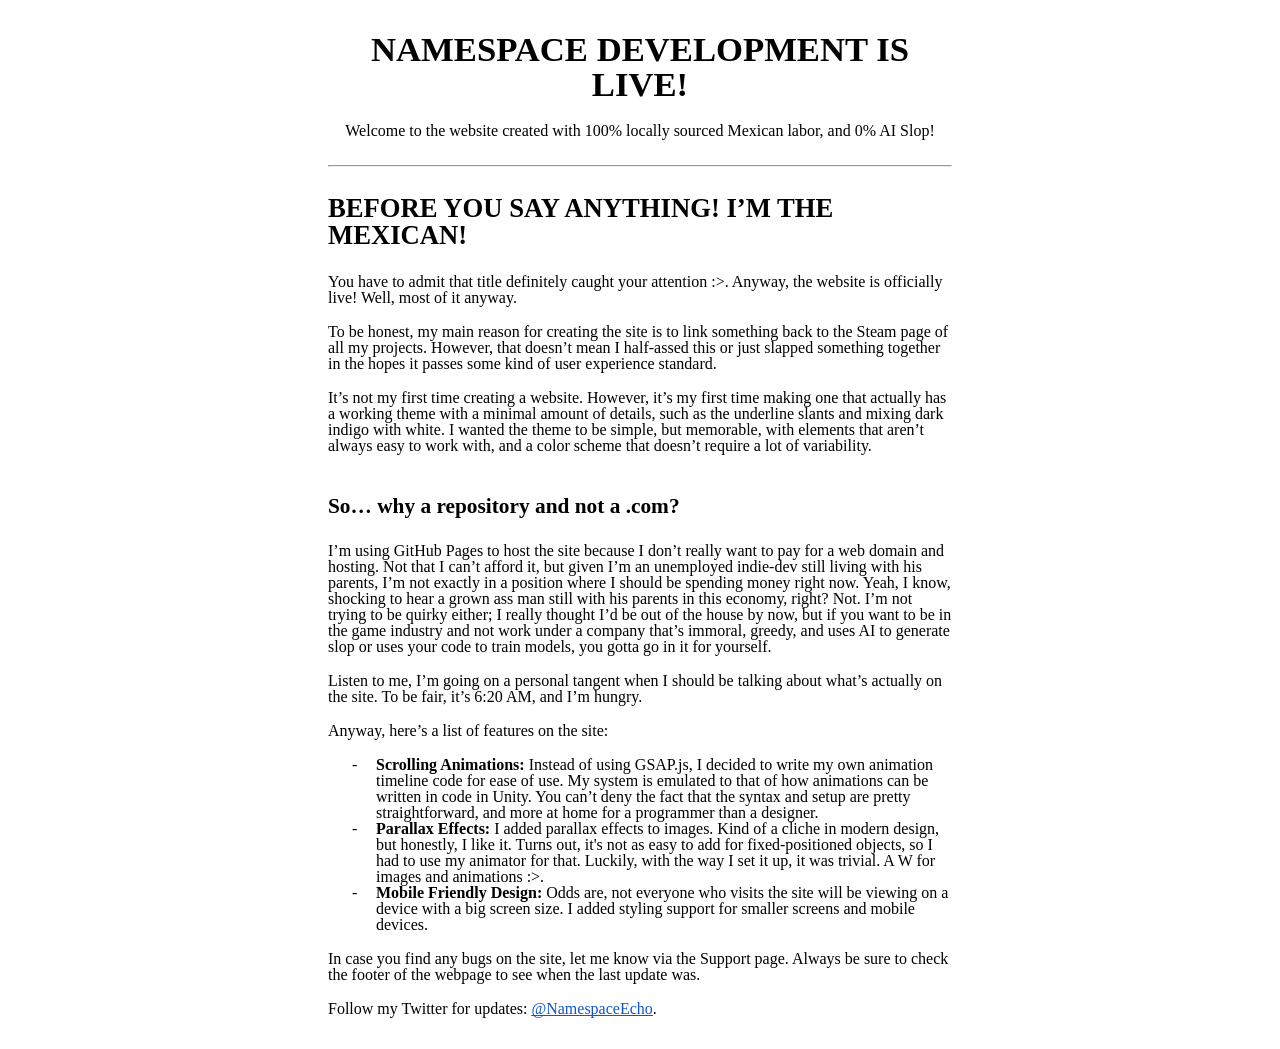
<file: News/website_live.html>
<html>

<head>
	<meta content="text/html; charset=UTF-8" http-equiv="content-type">
	<style type="text/css">
		@import url(https://themes.googleusercontent.com/fonts/css?kit=SHNizUnEvjGXkgUM-zO-b8-t_2OFNS7t0H7tbIWIsD0);

		.lst-kix_l2pkdpt2rvj9-0>li:before {
			content: "-  "
		}

		.lst-kix_l2pkdpt2rvj9-2>li:before {
			content: "-  "
		}

		.lst-kix_l2pkdpt2rvj9-3>li:before {
			content: "-  "
		}

		.lst-kix_l2pkdpt2rvj9-4>li:before {
			content: "-  "
		}

		.lst-kix_l2pkdpt2rvj9-6>li:before {
			content: "-  "
		}

		ul.lst-kix_l2pkdpt2rvj9-0 {
			list-style-type: none
		}

		li.li-bullet-0:before {
			margin-left: -18pt;
			white-space: nowrap;
			display: inline-block;
			min-width: 18pt
		}

		ul.lst-kix_l2pkdpt2rvj9-1 {
			list-style-type: none
		}

		ul.lst-kix_l2pkdpt2rvj9-2 {
			list-style-type: none
		}

		.lst-kix_l2pkdpt2rvj9-5>li:before {
			content: "-  "
		}

		ul.lst-kix_l2pkdpt2rvj9-3 {
			list-style-type: none
		}

		ul.lst-kix_l2pkdpt2rvj9-4 {
			list-style-type: none
		}

		ul.lst-kix_l2pkdpt2rvj9-5 {
			list-style-type: none
		}

		ul.lst-kix_l2pkdpt2rvj9-6 {
			list-style-type: none
		}

		.lst-kix_l2pkdpt2rvj9-8>li:before {
			content: "-  "
		}

		ul.lst-kix_l2pkdpt2rvj9-7 {
			list-style-type: none
		}

		ul.lst-kix_l2pkdpt2rvj9-8 {
			list-style-type: none
		}

		.lst-kix_l2pkdpt2rvj9-7>li:before {
			content: "-  "
		}

		.lst-kix_l2pkdpt2rvj9-1>li:before {
			content: "-  "
		}

		ol {
			margin: 0;
			padding: 0
		}

		table td,
		table th {
			padding: 0
		}

		.c3 {
			color: #000000;
			font-weight: 500;
			text-decoration: none;
			vertical-align: baseline;
			font-size: 12pt;
			font-family: "Rajdhani";
			font-style: normal
		}

		.c7 {
			padding-top: 8pt;
			padding-bottom: 6pt;
			line-height: 1.0;
			page-break-after: avoid;
			orphans: 2;
			widows: 2;
			text-align: left
		}

		.c14 {
			padding-top: 0pt;
			padding-bottom: 3pt;
			line-height: 1.0;
			page-break-after: avoid;
			orphans: 2;
			widows: 2;
		}

		.c2 {
			padding-top: 18pt;
			padding-bottom: 6pt;
			line-height: 1.0;
			page-break-after: avoid;
			orphans: 2;
			widows: 2;
			text-align: left
		}

		.c4 {
			color: #000000;
			font-weight: 700;
			text-decoration: none;
			text-align: center;
			vertical-align: baseline;
			font-size: 26pt;
			font-family: "Rajdhani";
			font-style: normal
		}

		.c0 {
			padding-top: 0pt;
			padding-bottom: 0pt;
			line-height: 1.0;
			orphans: 2;
			widows: 2;
			text-align: left
		}

		.c13 {
			padding-top: 0pt;
			padding-bottom: 0pt;
			line-height: 1.0;
			orphans: 2;
			widows: 2;
			text-align: center
		}

		.c12 {
			color: #000000;
			text-decoration: none;
			vertical-align: baseline;
			font-size: 20pt;
			font-style: normal
		}

		.c11 {
			color: #000000;
			text-decoration: none;
			vertical-align: baseline;
			font-size: 16pt;
			font-style: normal
		}

		.c9 {
			text-decoration-skip-ink: none;
			-webkit-text-decoration-skip: none;
			color: #1155cc;
			text-decoration: underline
		}

		.c1 {
			background-color: #ffffff;
			max-width: 468pt;
			padding: 24pt;
		}

		.c16 {
			color: inherit;
			text-decoration: inherit
		}

		.c5 {
			font-weight: 700;
			font-family: "Rajdhani"
		}

		.c6 {
			margin-left: 36pt;
			padding-left: 0pt
		}

		.c10 {
			padding: 0;
			margin: 0
		}

		.c15 {
			height: 20pt
		}

		.c8 {
			height: 12pt
		}

		.title {
			padding-top: 0pt;
			color: #000000;
			font-weight: 700;
			font-size: 26pt;
			padding-bottom: 16pt;
			font-family: "Rajdhani";
			line-height: 1.0;
			page-break-after: avoid;
			orphans: 2;
			widows: 2;
			text-align: center;
		}

		.subtitle {
			padding-top: 0pt;
			color: #666666;
			font-weight: 700;
			font-size: 15pt;
			padding-bottom: 16pt;
			font-family: "Rajdhani";
			line-height: 1.0;
			page-break-after: avoid;
			orphans: 2;
			widows: 2;
			text-align: center
		}

		li {
			color: #000000;
			font-weight: 500;
			font-size: 12pt;
			font-family: "Rajdhani"
		}

		p {
			margin: 0;
			color: #000000;
			font-weight: 500;
			font-size: 12pt;
			font-family: "Rajdhani"
		}

		h1 {
			padding-top: 20pt;
			color: #000000;
			font-weight: 700;
			font-size: 20pt;
			padding-bottom: 6pt;
			font-family: "Rajdhani";
			line-height: 1.0;
			page-break-after: avoid;
			orphans: 2;
			widows: 2;
			text-align: left
		}

		h2 {
			padding-top: 18pt;
			color: #000000;
			font-weight: 700;
			font-size: 16pt;
			padding-bottom: 6pt;
			font-family: "Rajdhani";
			line-height: 1.0;
			page-break-after: avoid;
			orphans: 2;
			widows: 2;
			text-align: left
		}

		h3 {
			padding-top: 18pt;
			color: #434343;
			font-weight: 700;
			font-size: 16pt;
			padding-bottom: 6pt;
			font-family: "Rajdhani";
			line-height: 1.0;
			page-break-after: avoid;
			orphans: 2;
			widows: 2;
			text-align: left
		}

		h4 {
			padding-top: 14pt;
			color: #666666;
			font-weight: 500;
			font-size: 12pt;
			padding-bottom: 4pt;
			font-family: "Rajdhani";
			line-height: 1.0;
			page-break-after: avoid;
			orphans: 2;
			widows: 2;
			text-align: left
		}

		h5 {
			padding-top: 12pt;
			color: #666666;
			font-weight: 500;
			font-size: 11pt;
			padding-bottom: 4pt;
			font-family: "Rajdhani";
			line-height: 1.0;
			page-break-after: avoid;
			orphans: 2;
			widows: 2;
			text-align: left
		}

		h6 {
			padding-top: 12pt;
			color: #666666;
			font-weight: 500;
			font-size: 11pt;
			padding-bottom: 4pt;
			font-family: "Rajdhani";
			line-height: 1.0;
			page-break-after: avoid;
			font-style: italic;
			orphans: 2;
			widows: 2;
			text-align: left
		}
	</style>
</head>

<body class="c1 doc-content" style="margin: auto;">
	<p class="c14 title" id="h.5qbp4q2atvka"><span class="c4">NAMESPACE DEVELOPMENT IS LIVE!</span></p>
	<p class="c13"><span class="c3">Welcome to the website created with 100% locally sourced Mexican labor, and 0% AI
			Slop!</span></p>
	<br>
	<hr>
	<h1 class="c7" id="h.pn9cy4dp4738"><span class="c12 c5">BEFORE YOU SAY ANYTHING! I&rsquo;M THE MEXICAN!</span></h1>
	<p class="c0"><span class="c3">You have to admit that title definitely caught your attention :&gt;. Anyway, the
			website is officially live! Well, most of it anyway.</span></p>
	<br>
	<p class="c0"><span class="c3">To be honest, my main reason for creating the site is to link something back to the
			Steam page of all my projects. However, that doesn&rsquo;t mean I half-assed this or just slapped something
			together in the hopes it passes some kind of user experience standard.</span></p>
	<br>
	<p class="c0"><span class="c3">It&rsquo;s not my first time creating a website. However, it&rsquo;s my first time
			making one that actually has a working theme with a minimal amount of details, such as the underline slants
			and mixing dark indigo with white. I wanted the theme to be simple, but memorable, with elements that
			aren&rsquo;t always easy to work with, and a color scheme that doesn&rsquo;t require a lot of
			variability.</span></p>
	<h2 class="c2" id="h.y7y31wenv0ru"><span class="c5 c11">So&hellip; why a repository and not a .com?</span></h2>
	<p class="c0"><span class="c3">I&rsquo;m using GitHub Pages to host the site because I don&rsquo;t really want to
			pay for a web domain and hosting. Not that I can&rsquo;t afford it, but given I&rsquo;m an unemployed
			indie-dev still living with his parents, I&rsquo;m not exactly in a position where I should be spending
			money right now. Yeah, I know, shocking to hear a grown ass man still with his parents in this economy,
			right? Not. I&rsquo;m not trying to be quirky either; I really thought I&rsquo;d be out of the house by now,
			but if you want to be in the game industry and not work under a company that&rsquo;s immoral, greedy, and
			uses AI to generate slop or uses your code to train models, you gotta go in it for yourself.</span></p>
	<br>
	<p class="c0"><span class="c3">Listen to me, I&rsquo;m going on a personal tangent when I should be talking about
			what&rsquo;s actually on the site. To be fair, it&rsquo;s 6:20 AM, and I&rsquo;m hungry.</span></p>
	<br>
	<p class="c0"><span class="c3">Anyway, here&rsquo;s a list of features on the site:</span></p>
	<br>
	<ul class="c10 lst-kix_l2pkdpt2rvj9-0 start">
		<li class="c0 c6 li-bullet-0"><span class="c5">Scrolling Animations:</span><span class="c3">&nbsp;Instead of
				using GSAP.js, I decided to write my own animation timeline code for ease of use. My system is emulated
				to that of how animations can be written in code in Unity. You can&rsquo;t deny the fact that the syntax
				and setup are pretty straightforward, and more at home for a programmer than a designer.</span></li>
		<li class="c0 c6 li-bullet-0"><span class="c5">Parallax Effects:</span><span class="c3">&nbsp;I added parallax
				effects to images. Kind of a cliche in modern design, but honestly, I like it. Turns out, it&#39;s not
				as easy to add for fixed-positioned objects, so I had to use my animator for that. Luckily, with the way
				I set it up, it was trivial. A W for images and animations :&gt;.</span></li>
		<li class="c0 c6 li-bullet-0"><span class="c5">Mobile Friendly Design:</span><span class="c3">&nbsp;Odds are,
				not everyone who visits the site will be viewing on a device with a big screen size. I added styling
				support for smaller screens and mobile devices.</span></li>
	</ul>
	<br>
	<p class="c0"><span class="c3">In case you find any bugs on the site, let me know via the Support page. Always be
			sure to check the footer of the webpage to see when the last update was.</span></p>
	<br>
	<p class="c0"><span>Follow my Twitter for updates: </span><span class="c9"><a class="c16"
				href="https://twitter.com/NamespaceEcho" target="_blank">@NamespaceEcho</a></span><span
			class="c3">.</span></p>
</body>

</html>
</file>
<file: CSS/base.css>
* {
	font-family: "Rajdhani";
	scrollbar-width: thin;
	scrollbar-color: white transparent;
}
:root {
	--padding: 4px;
	--curve: 8px;
	--radius: calc(var(--curve) - var(--padding));

	--themedBlack: #00001c;
	--themedLighter: #09093a;
	--themedOutline: #131356;
	--slantText: #00001c;
	--slantBackground: white;
	
	--floatingImage: url("../Graphics/Rise/Rise_Art_1_0_0.webp");
	--textShadowColor: rgba(from var(--themedBlack) r g b / 0.6);
}
html {
	scroll-behavior: smooth;
}
body {
	position: relative;
	background-color: var(--themedBlack);

	color: #ffffff;

	margin: 0px;
	padding: 0px;

	overflow-x: hidden;
}
footer {
	background-color: #09093a;

	padding: 16px 4px;
	text-align: center;
}

h1, h2, h3 {
	font-family: "Rajdhani_Bold";
}
h4, h5, h6 {
	font-family: "Rajdhani_SemiBold";
}
p, a {
	font-family: "Rajdhani_Medium";
}
button {
	background-color: black;
	display: block;

	border: none;
	color: white;

	padding: 8px 12px;
	border-radius: 4px;

	cursor: pointer;
}

nav {
	background-color: rgb(from var(--themedBlack) r g b / 0.5);
	backdrop-filter: blur(10px);

	position: fixed;
	inset: 0px;
	z-index: 1;
	
	display: grid;
	align-items: center;
	justify-content: center;

	max-height: 36px;
	
	padding: 4px 0px 6px 0px;
}
nav a {
	text-decoration: none;
	text-align: center;

	color: inherit;

	margin: 0px 8px;
	padding: 2px 8px;
}
nav .flex_center {
	position: relative;
	z-index: 1;
}

.center_grid {
	display: grid;
	justify-items: center;
	align-content: center;
}
.flex_center {
	display: flex;
	justify-content: center;
	align-items: center;
}

/* --- CONTENT HEADERS --- */
.div_header {
	display: flex;
	gap: 1.5px;

	margin: 4px;
	margin-bottom: 0px;

	text-align: center;
	align-items: end;
}
.div_header .text_slant {
	padding: 4px 16px;
	margin: 0px;
}
.div_header h2 {
	text-transform: uppercase;
}
.div_header h3 {
	font-size: 1rem;
	height: max-content;

	flex-grow: 1;
}

/* --- CONTENT EXTRAS --- */
.content_section {
	padding: 4px;
}
.fill_viewport {
	position: relative;
	height: 100vh;
	max-width: 100vw;
}
.floating_background {
	position: absolute;
	z-index: -2;
	inset: 0px;

	background-image: var(--floatingImage);
	background-position: center;
	background-size: cover;
	background-repeat: no-repeat;
}

/* --- PROJECT TAGS --- */
.releaseTag {
	transform-origin: top left;
	position: absolute;
	top: 0px;
	
	border-radius: 4px;
}
.releaseTag p::before {
	color: white;
}
.releaseTag p {
	margin: 0px;
	padding: 4px 8px;
	
	color: var(--themedBlack);
	text-shadow: 0px 2px 2px rgb(from var(--themedBlack) r g b / 0.5);
	font-family: "Rajdhani_SemiBold", sans-serif;
}
.inDevelopment {
	background: #c30068;
}
.inDevelopment p::before {
	content: "In Development";
}
.comingSoon {
	background: #1696ff;
}
.comingSoon p::before {
	content: "Coming Soon";
}
.demoVailable {
	background: #6cb400;
}
.demoVailable p::before {
	content: "Demo Available";
}

/* --- STYLE --- */
.text_slant::before {
	content: "";

	background: var(--slantBackground);
	position: absolute;
	z-index: -1;

	inset: 0px;
	transform: skew(-5deg);
}
.text_slant::after {
	content: "";
	
	background: var(--slantBackground);
	height: 2px;
	width: 100%;

	position: absolute;
	
	left: -1.5px;
	bottom: -4px;
	
	transform-origin: center right;
	transform: skew(-5deg);
}
.text_slant {
	position: relative;
	font-family: "Rajdhani_SemiBold", sans-serif;
	color: transparent;
	
	background: var(--slantText);
	background-clip: text !important;
}

.floating_major_title_shadow {
	filter: drop-shadow(0px 2px 4px var(--textShadowColor))
			drop-shadow(0px 2px 4px var(--textShadowColor));
}
.floating_paragraph_shadow {
	filter: drop-shadow(0px 1px 4px var(--textShadowColor))
			drop-shadow(0px 1px 4px var(--textShadowColor));
}

/* --- LIMITED LIST --- */
.limited_List {
	display: flex;
	flex-direction: column;

	padding: 8px 4px;
	gap: 4px;

	max-height: clamp(320px, 75vh, 786px);
	overflow-y: scroll;
}
.list_item {
	background-color: var(--themedLighter);
	box-shadow: 0px 2px 8px hsl(from var(--themedOutline) h s calc(l - 5));
	
	border: solid 2px var(--themedOutline);
	border-radius: 4px;
	
	color: white;
	opacity: 0.5;

	padding: 8px;
	cursor: pointer;

	position: relative;
	transition: opacity 0.2s ease;
}
.list_item:hover {
	opacity: 1;
}
.list_item h4 {
	margin: 0px;
	padding: 4px 0px;
}
.list_item h5 {
	margin: 0px;
	padding: 4px 0px;
	font-family: "Rajdhani_Medium", sans-serif;
}

.tag_list {
	display: flex;
	gap: 4px;

	margin-bottom: 4px;
}
.news_tag {
	font-family: "Rajdhani_Medium", sans-serif;
	font-size: 14px;
	
	max-width: max-content;
}

.news_tag::after {
	border-radius: 4px;
	padding: 0px 8px;
}
.website::after {
	content: "Website";
	
	background-color: #c30068;
	color: white;
	box-shadow: 0px 2px 0px #91008a;
}
.frameOfMind::after {
	content: "Frame of Mind";
	
	background-color: #1696ff;
	color: white;
	box-shadow: 0px 2px 0px #1650ff;
}
.rise::after {
	content: "Rise";
	
	background-color: #7d0093;
	color: white;

	box-shadow: 0px 2px 0px #36007d;
}
.personal::after {
	content: "Personal";
	
	background-color: #00b712;
	color: white;

	box-shadow: 0px 2px 0px #3d6b00;
}
.social::after {
	content: "Social";
	
	background-color: #ff6a00;
	color: white;

	box-shadow: 0px 2px 0px #ff3d00;
}

/** AVAILABLE FONTS **
	- Rajdhani Regular
	- Rajdhani Medium
	- Rajdhani Semibold
	- Rajdhani Bold
*/
@font-face {
	font-family: "Rajdhani";
	src: url('../Fonts/Rajdhani/Rajdhani-Regular.ttf');
}
@font-face {
	font-family: "Rajdhani_Medium";
	src: url('../Fonts/Rajdhani/Rajdhani-Medium.ttf');
}
@font-face {
	font-family: "Rajdhani_SemiBold";
	src: url('../Fonts/Rajdhani/Rajdhani-SemiBold.ttf');
}
@font-face {
	font-family: "Rajdhani_Bold";
	src: url('../Fonts/Rajdhani/Rajdhani-Bold.ttf');
}

@media (max-width: 600px) {
	.div_header {
		flex-direction: column;
		gap: 6px;

		justify-content: center;
		align-items: center;

		margin: 8px auto 0px auto;
	}
}
</file>
<file: CSS/dynamics.css>
:root {
	--animDelay: 0s;
	
	--characters: 0;
	--caretHeight: 4px;
	--caretWidth: 16px;
	--caretColor: white;
	
	--textFillGradB: var(--themedBlack);
	--textFillGradA: white;

	--backSwipeGradL: white;
	--backSwipeGradR: transparent;
	--backSwipeAngle: 90deg;
}

/** ROOT FADING **/
.fade_in {
	opacity: 0;
	animation: fade 0.5s var(--animDelay) linear forwards;
}
.fade_out {
	opacity: 1;
	animation: fade 0.5s var(--animDelay) linear reverse forwards;
}
@keyframes fade {
	from {
		opacity: 0;
	}
	to {
		opacity: 1;
	}
}

/** TEXT MASK **/
@property --gradPercent {
	syntax: '<percentage>';
	inherits: false;
	initial-value: 0%;
}

.text_slant.hover_slant::before {
	--gradPercent: 0%;

	background: linear-gradient(
		var(--backSwipeAngle),
		var(--backSwipeGradL) var(--gradPercent),
		var(--backSwipeGradR) var(--gradPercent)
	);

	transition: --gradPercent ease 0.2s;
}
.text_slant.hover_slant::after {
	--gradPercent: 100%;
	background: var(--slantBackground);
	
	transform: scaleX(0) skew(-5deg);
	transition: transform ease 0.2s;
}
.text_slant.hover_slant {
	--gradPercent: 0%;
	
	background: linear-gradient(
		var(--backSwipeAngle),
		var(--textFillGradB) var(--gradPercent),
		var(--textFillGradA) var(--gradPercent)
	);

	transition: --gradPercent ease 0.2s;
}

.text_slant.hover_slant:hover,
.text_slant.hover_slant:hover::before {
	--gradPercent: 100%;
}
.text_slant.hover_slant:hover::after {
	transform: scaleX(1.0) skew(-5deg);
}

/** TYPEWRITER EFFECT **/
div.typewriter {
	width: min-content;
}
.typewriter * {
	position: relative;
	left: calc(var(--caretWidth) / 2);

	padding-right: var(--caretWidth);
	margin: 0px;

	overflow: hidden;
	white-space: nowrap;

	animation: write 0.75s steps(var(--characters), end);
}
.typewriter *::after {
	position: absolute;
	background-color: var(--caretColor);
	content: "";

	height: var(--caretHeight);
	width: var(--caretWidth);
	
	right: 0px;
	bottom: 8px;

	animation: flicker 0.5s 0.75s steps(2, end) infinite;
}

@keyframes write {
	from {
		width: var(--caretWidth);
	}
	to {
		width: calc(100% - var(--caretWidth));
	}
}
@keyframes flicker {
	from {
		background-color: transparent;
	}
	to {
		background-color: var(--caretColor);
	}
}

/** POINTING ARROW **/
.arrow {
	text-align: center;
	user-select: none;
	-webkit-user-select: none;
	-moz-user-select: none;

	background-color: rgba(0, 0, 0, 0.5);
	padding: 8px;
	margin: 8px;
	
	clip-path: circle(16px);
}
.link_arrow {
	color: inherit;
	text-decoration: none;

	display: block;
	padding: 8px;
	margin: 8px;
}
.vertical_arrow {
	animation: point_vertical 0.5s ease-in alternate infinite;
}

@keyframes point_vertical {
	from {
		transform: translateY(0px);
	}
	to {
		transform: translateY(8px);
	}
}
</file>
<file: CSS/interactive.css>
:root {
	--box-size: clamp(320px, 100vw, 480px);
	--boxBack: url("../Graphics/Rise/Rise_Alpha.webp");
}

.projects_grid {
	display: flex;
	height: max-content;

	gap: 16px;
	padding: 16px 4px;

	overflow-x: scroll;
	overflow-y: visible;
	
	scroll-snap-type: x mandatory;
	scrollbar-width: none;
}

.project_box {
	perspective: 3000px;
	transform-style: preserve-3d;
	flex: 0 0 auto;

	position: relative;
	scroll-snap-align: center;

	width: calc(var(--box-size) - 32px);
	/* transform: rotateY(180deg); */
}
.project_box:hover .front_side {
	transform: rotateY(180deg);
}
.project_box:hover .back_side {
	transform: rotateY(360deg);
}

.front_side, .back_side{
	transition: transform 0.5s ease;
	backface-visibility: hidden;

	border-radius: 4px;
	overflow: hidden;

	border: solid 2px var(--themedOutline);
}
.back_side {
	background-image: var(--boxBack);
	background-size: contain;
	background-position: center;

	display: grid;
	grid-template-rows: min-content 1fr min-content;
	place-items: center;

	position: absolute;
	transform: rotateY(180deg);
	inset: 0px;
}
.short_description {
	background-color: rgba(from var(--themedBlack) r g b / 0.8);
	backdrop-filter: blur(8px);

	margin: 0px;
	padding: 12px;
}

img.gameArt {
	display: block;
	max-width: 100%;
}

.box_buttons {
	gap: 8px;
}
</file>
